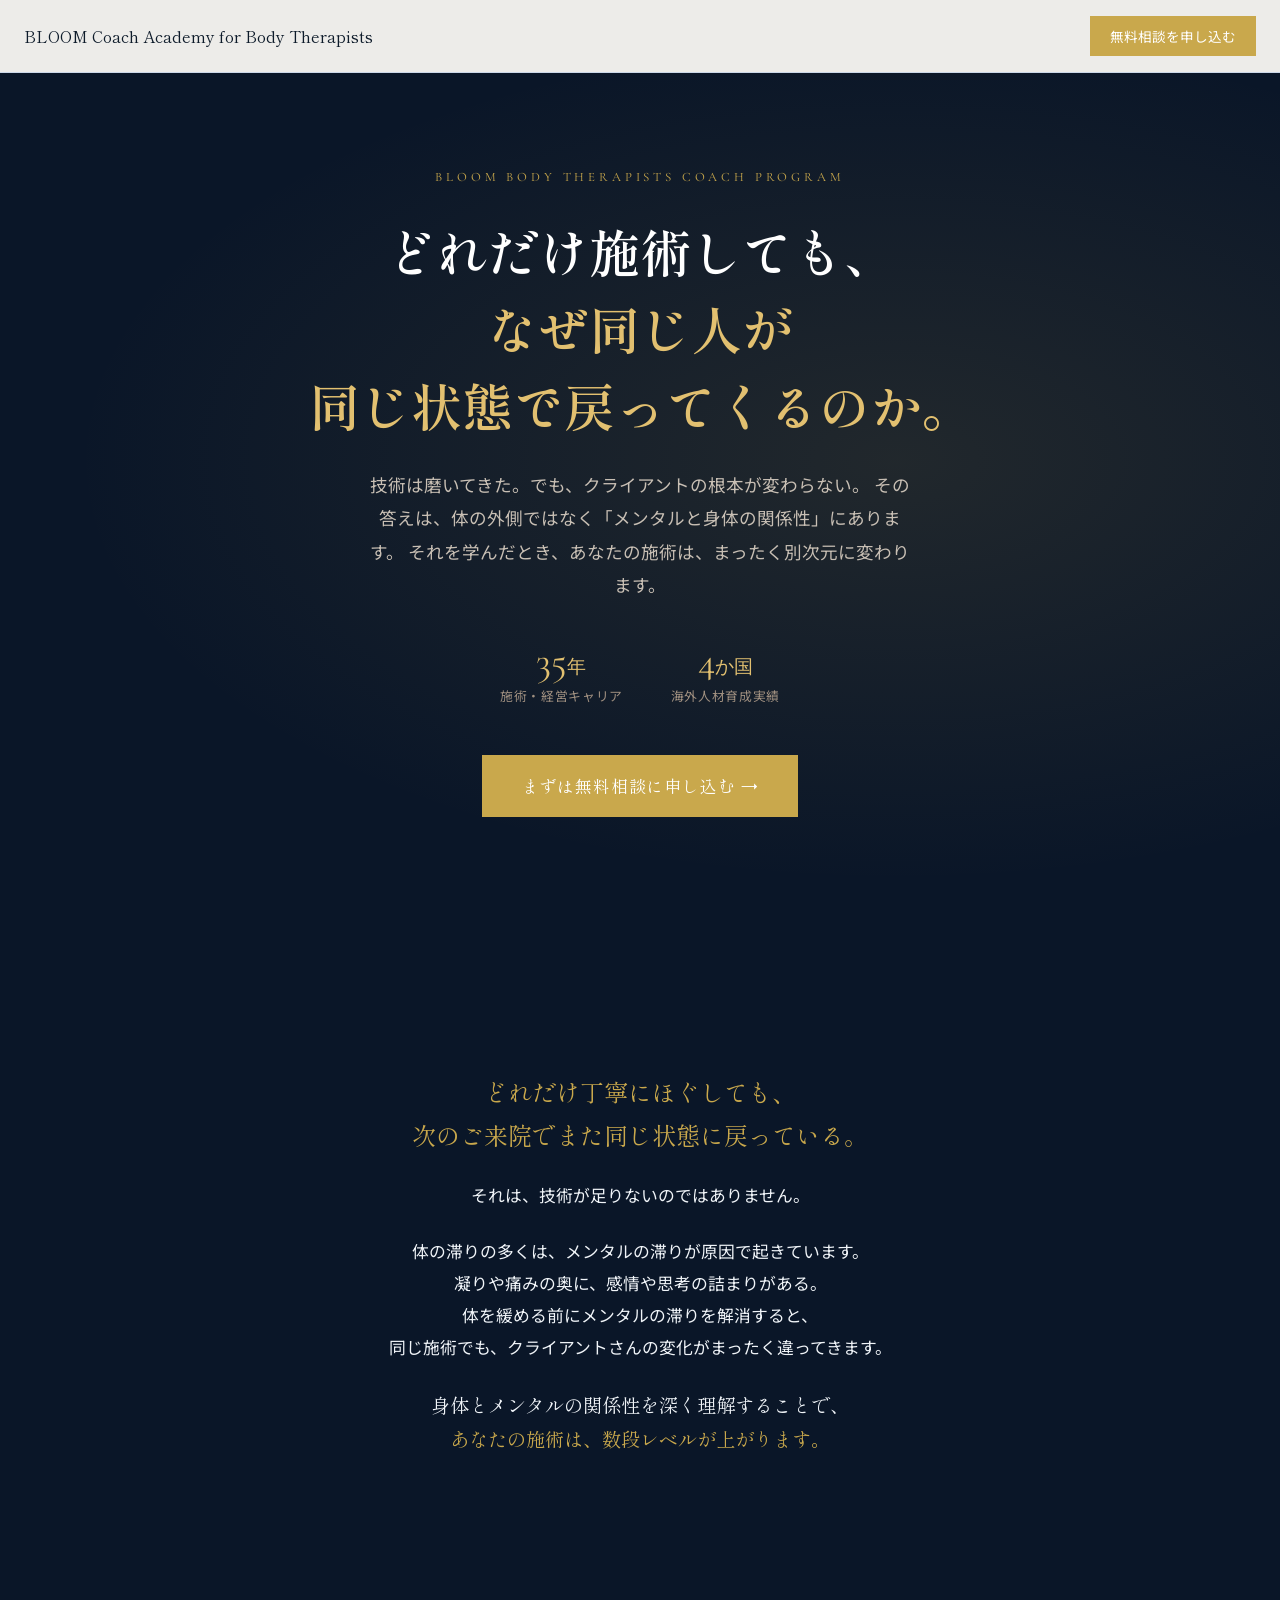
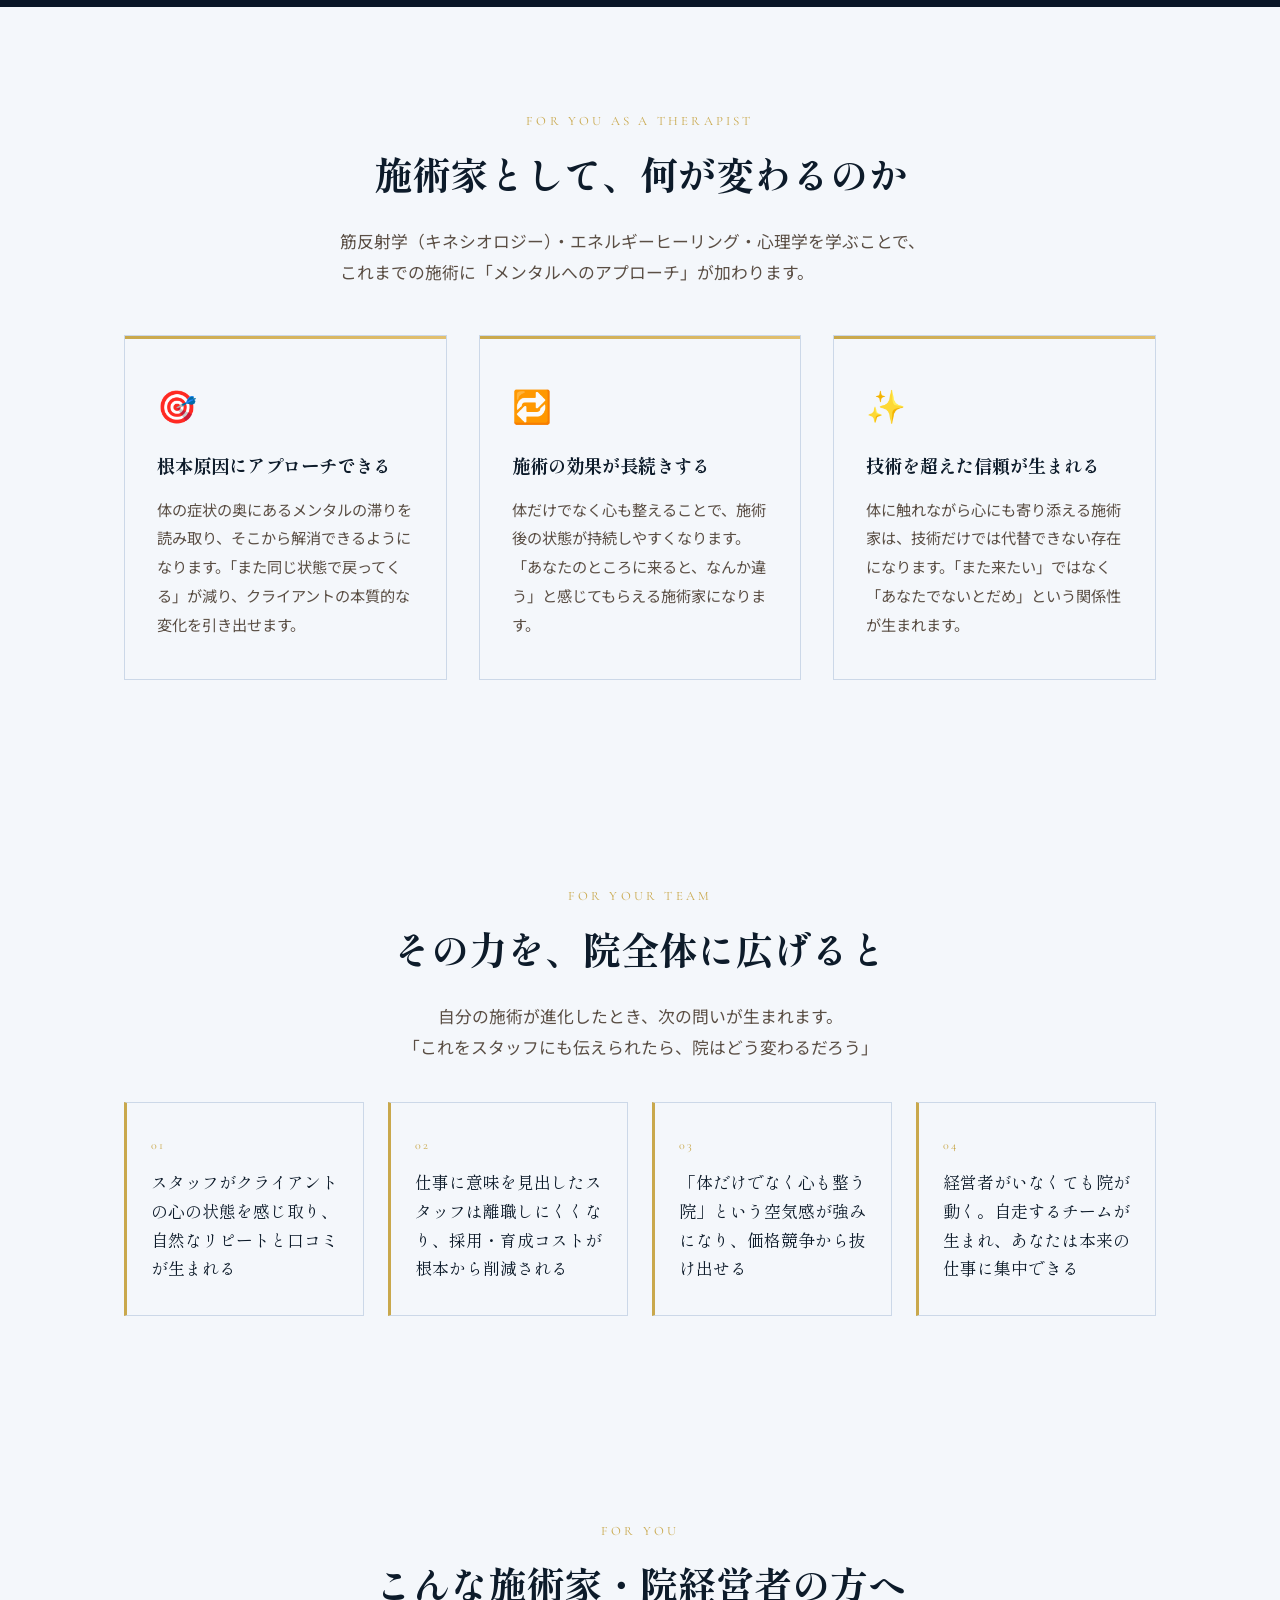
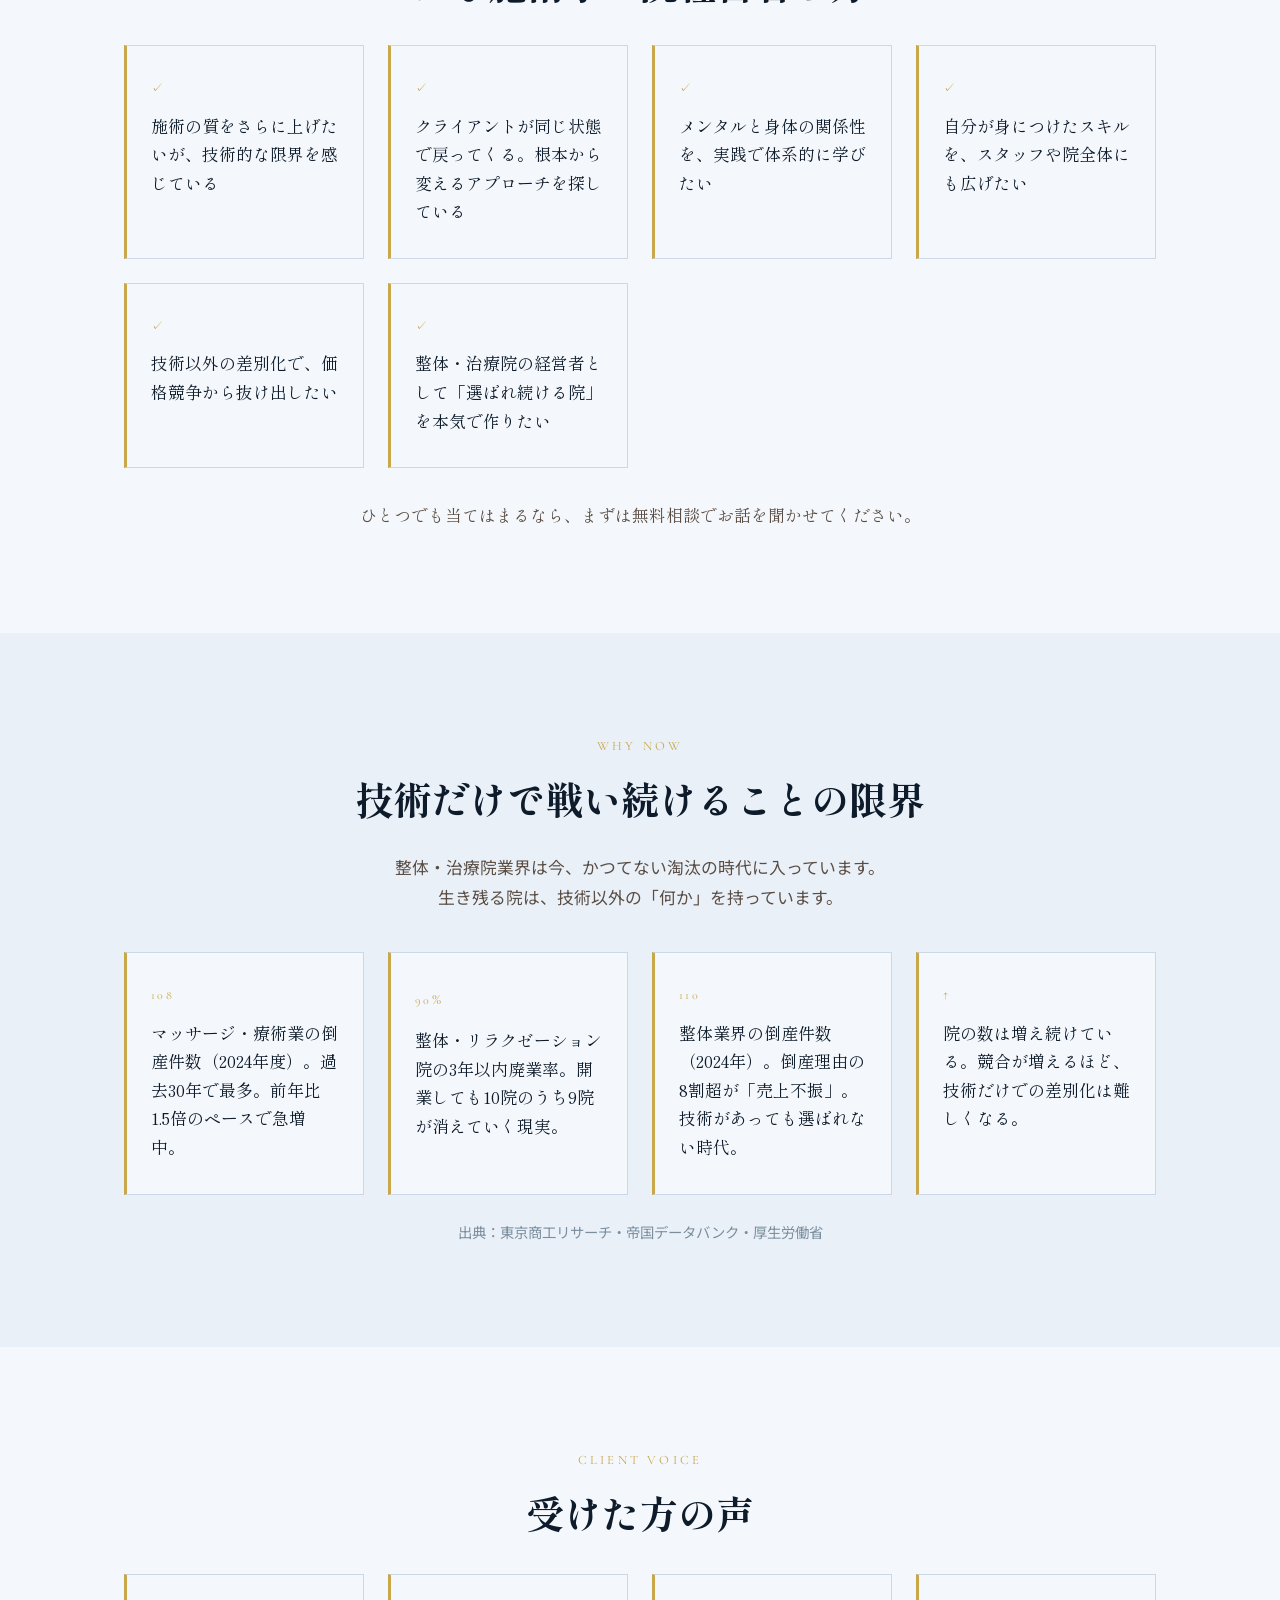
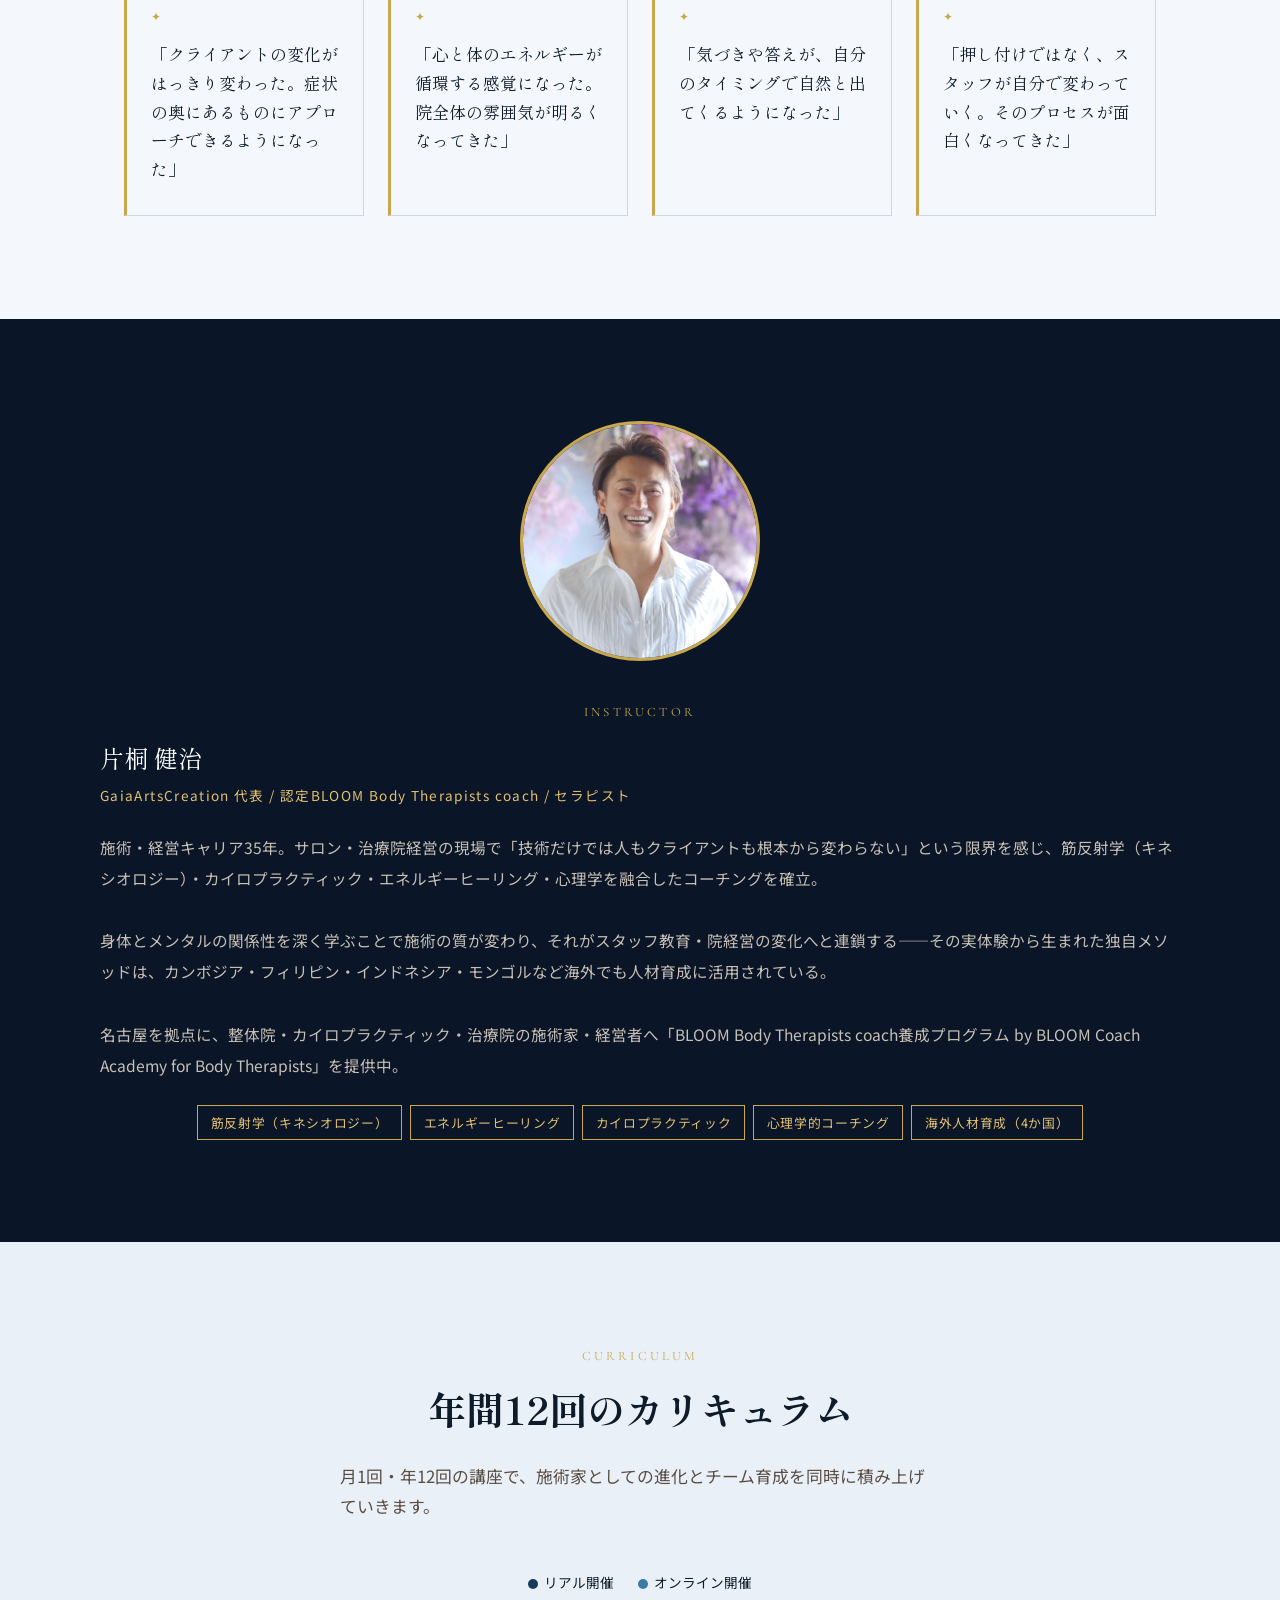
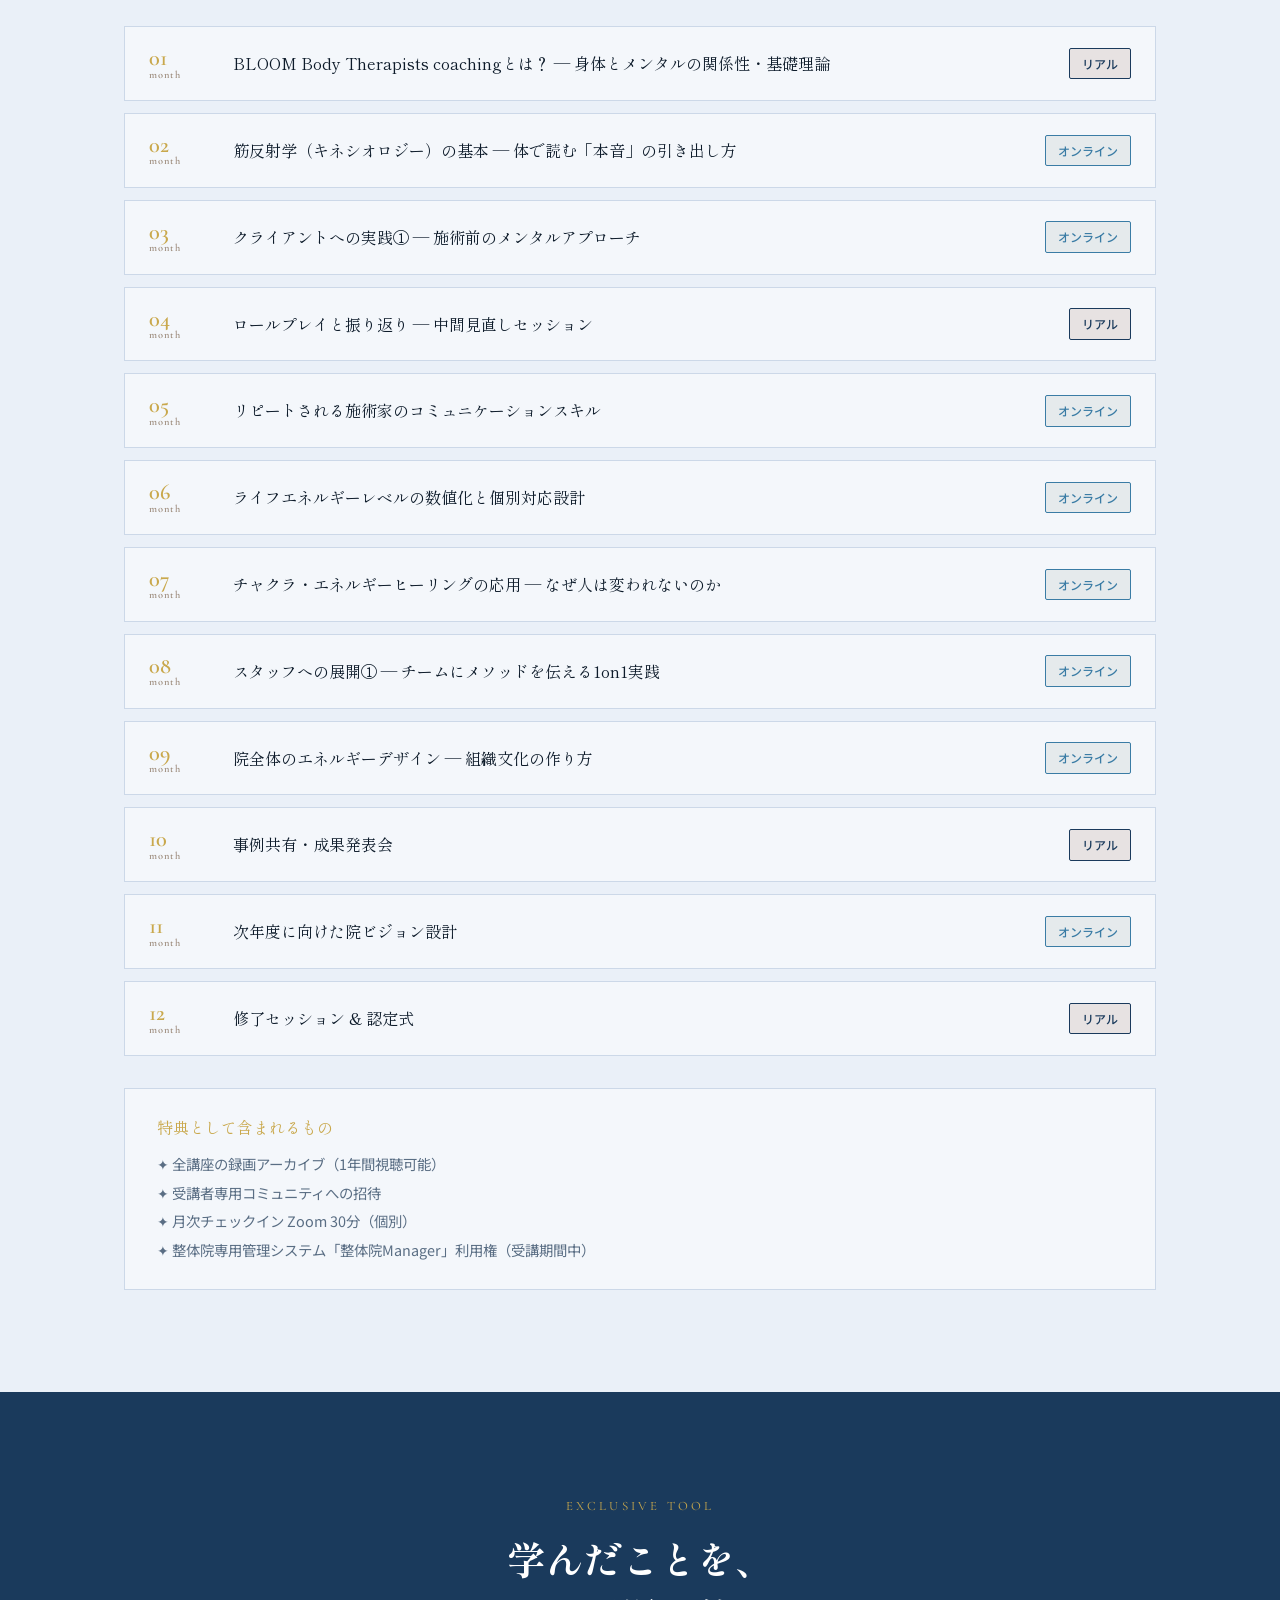
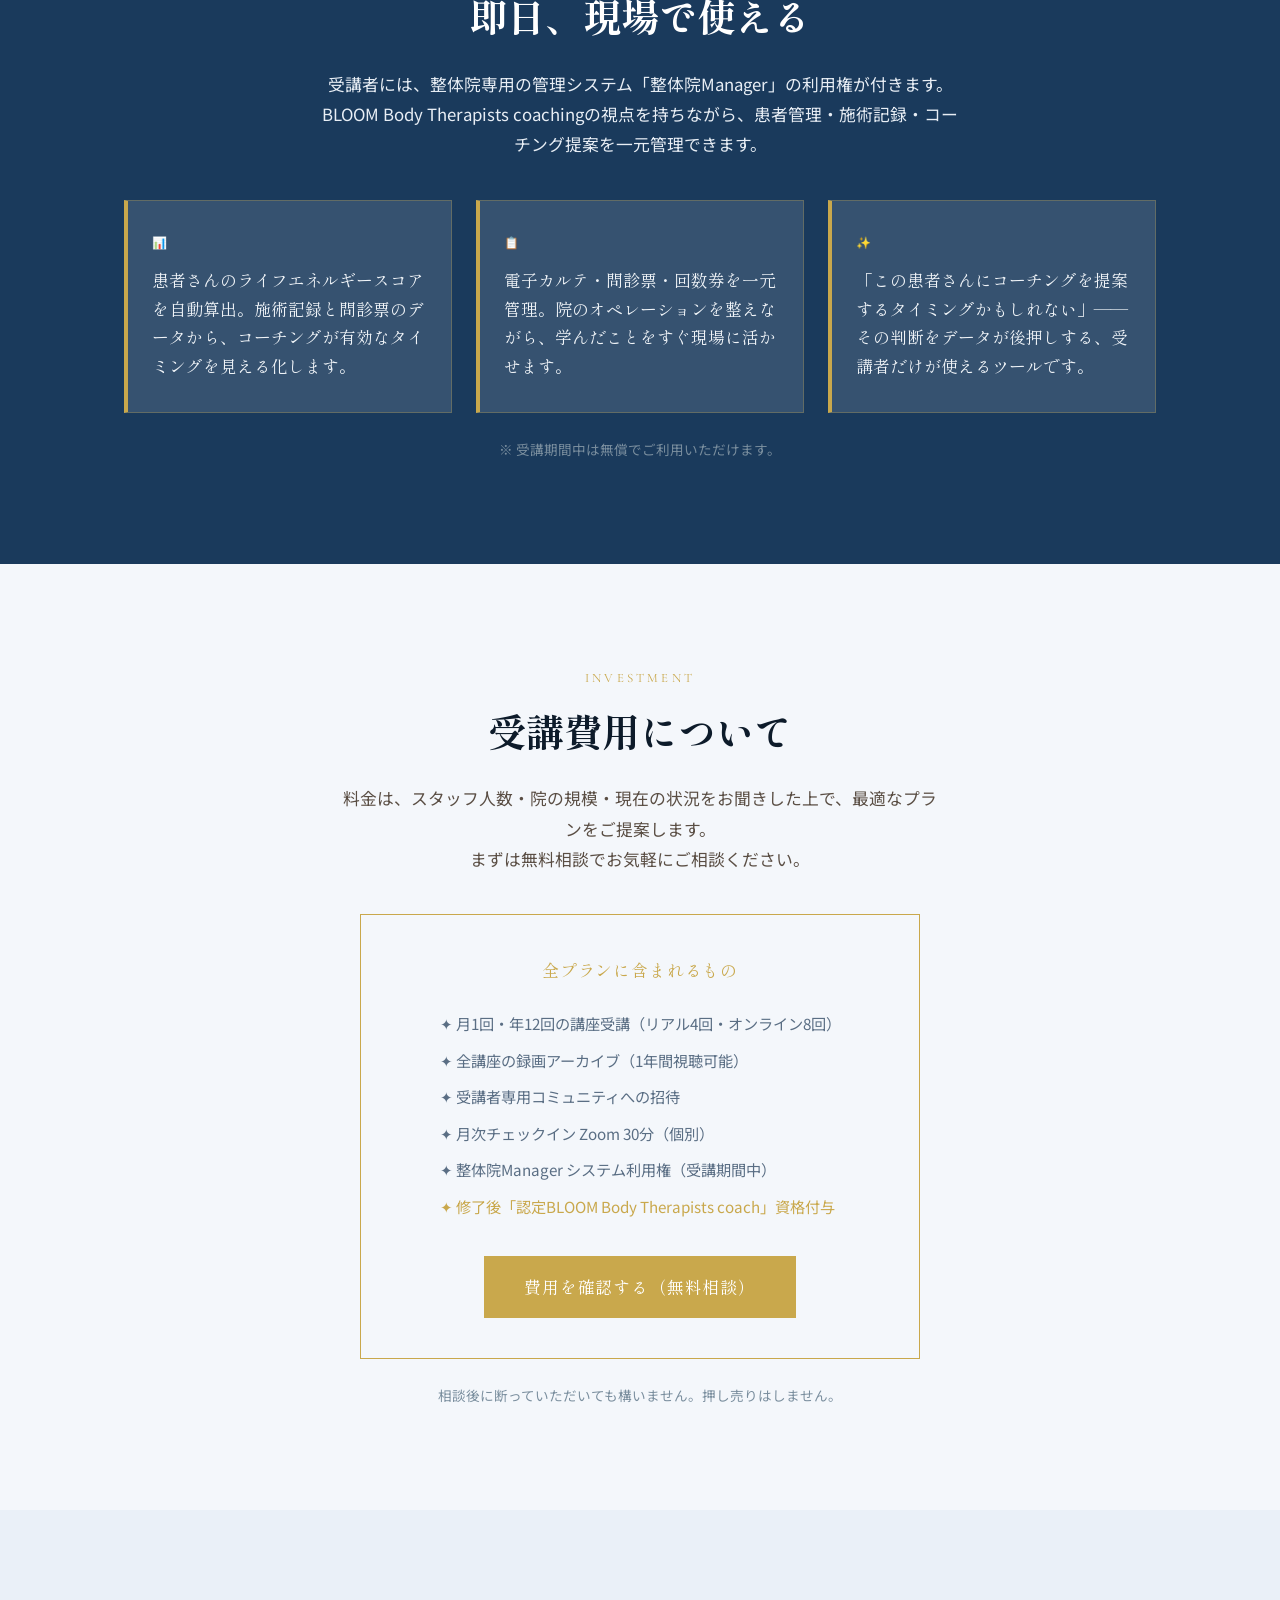
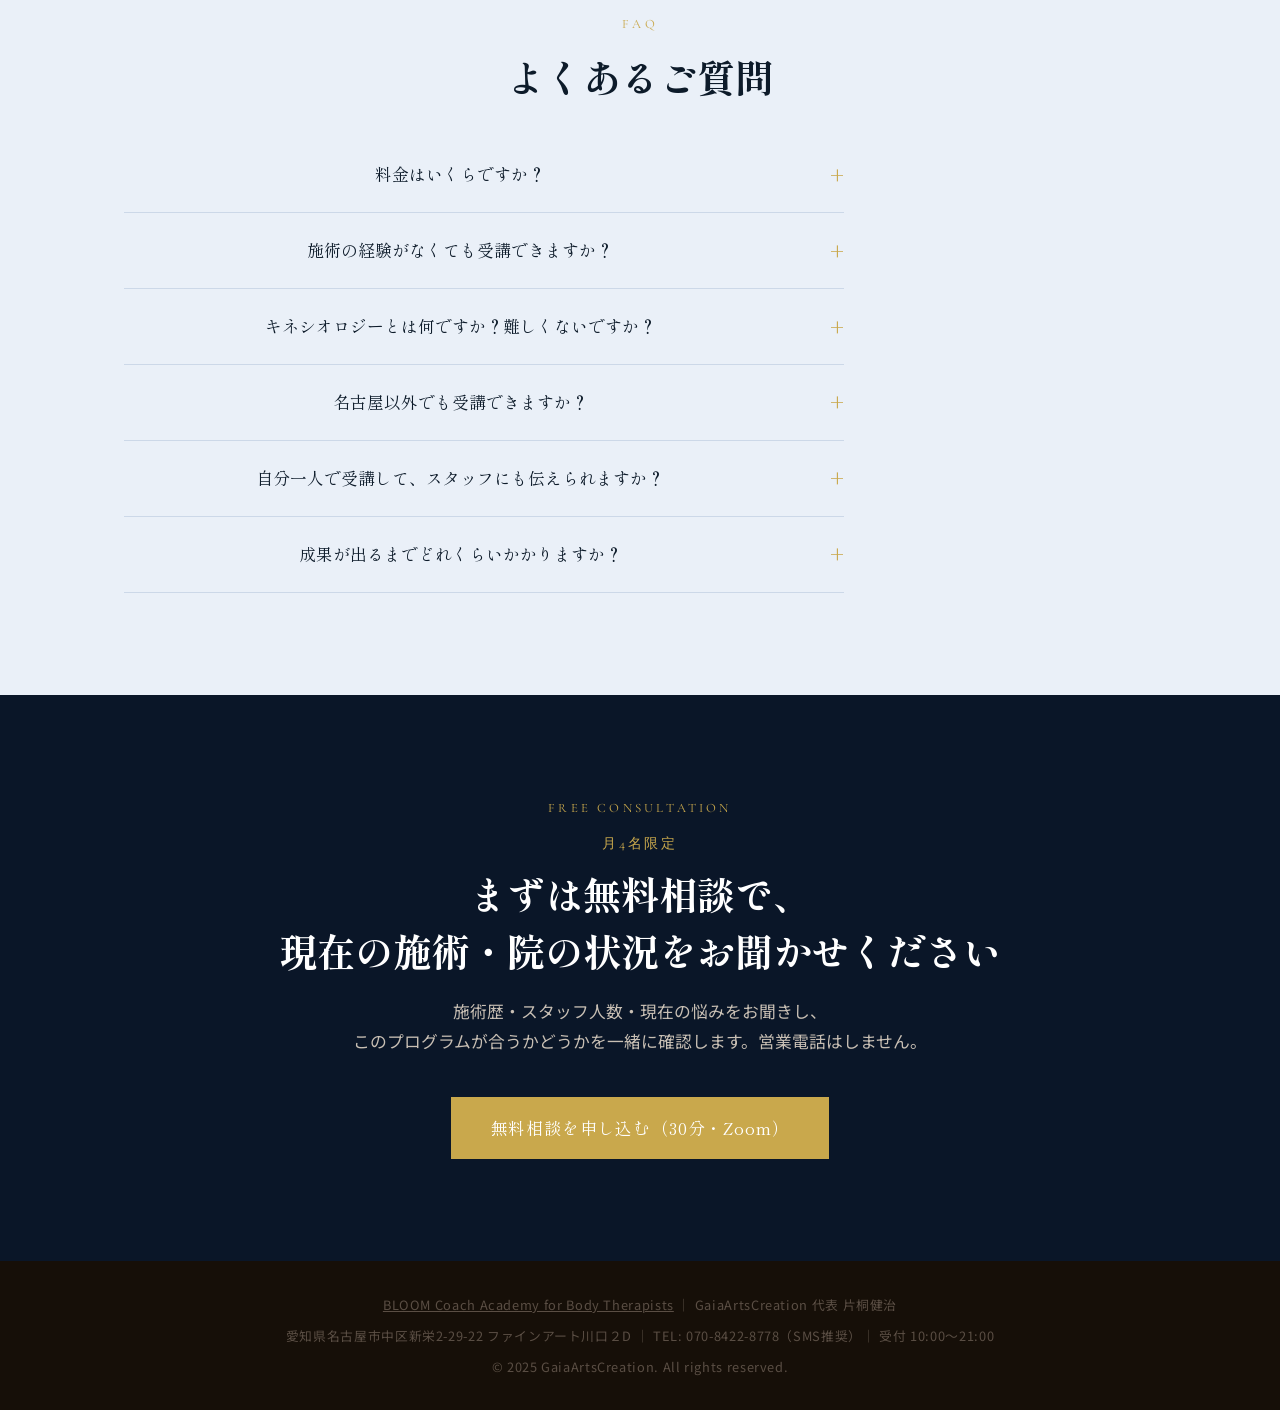
<file: index.html>
<!DOCTYPE html>
<html lang="ja">
<head>
  <meta charset="UTF-8" />
  <meta name="viewport" content="width=device-width, initial-scale=1.0" />
  <title>BLOOM Body Therapists coach Program | 片桐健治 × BLOOM Coach Academy</title>
  <meta name="description" content="整体・カイロプラクティック・治療院の施術家・経営者へ。体とメンタルの繋がりを学び、施術の質を進化させる。BLOOM Body Therapists coach Programで根本から変わる院を作る。無料相談受付中。" />

  <!-- OGP -->
  <meta property="og:type" content="website" />
  <meta property="og:title" content="BLOOM Body Therapists coach Program | 片桐健治 × BLOOM Coach Academy" />
  <meta property="og:description" content="整体・カイロプラクティック・治療院の施術家・経営者へ。体とメンタルの繋がりを学び、施術の質を進化させる。BLOOM Body Therapists coach Programで根本から変わる院を作る。無料相談受付中。" />
  <meta property="og:image" content="https://life-energy-coaching.net/body/images/ogp.png" />
  <meta property="og:url" content="https://life-energy-coaching.net/body/" />
  <meta property="og:site_name" content="BLOOM Coach Academy for Body Therapists" />
  <meta name="twitter:card" content="summary_large_image" />
  <meta name="twitter:image" content="https://life-energy-coaching.net/body/images/ogp.png" />

  <!-- Google Fonts -->
  <link rel="preconnect" href="https://fonts.googleapis.com" />
  <link rel="preconnect" href="https://fonts.gstatic.com" crossorigin />
  <link href="https://fonts.googleapis.com/css2?family=Cormorant+Garamond:wght@400;600&family=Noto+Sans+JP:wght@400;500&family=Shippori+Mincho:wght@400;600;800&display=swap" rel="stylesheet" />

  <link rel="stylesheet" href="css/style.css" />
</head>
<body>

  <!-- ナビゲーション -->
  <nav class="site-nav">
    <a class="nav-logo" href="http://life-energy-coaching.net">BLOOM Coach Academy for Body Therapists</a>
    <a class="nav-cta" href="#cta">無料相談を申し込む</a>
  </nav>

  <!-- ===== HERO ===== -->
  <section class="hero">
    <div class="hero-inner">
      <p class="hero-label">BLOOM Body Therapists coach Program</p>
      <h1 class="hero-title">
        どれだけ施術しても、<br />
        <em>なぜ同じ人が<br />同じ状態で戻ってくるのか。</em>
      </h1>
      <p class="hero-sub">
        技術は磨いてきた。でも、クライアントの根本が変わらない。
        その答えは、体の外側ではなく「メンタルと身体の関係性」にあります。
        それを学んだとき、あなたの施術は、まったく別次元に変わります。
      </p>
      <div class="hero-stats">
        <div class="stat">
          <span class="stat-num">35<span style="font-size:1.2rem">年</span></span>
          <span class="stat-label">施術・経営キャリア</span>
        </div>
        <div class="stat">
          <span class="stat-num">4<span style="font-size:1.2rem">か国</span></span>
          <span class="stat-label">海外人材育成実績</span>
        </div>
      </div>
      <a href="#cta" class="btn-primary">まずは無料相談に申し込む →</a>
    </div>
  </section>

  <!-- ===== INSIGHT（なぜ起きるか） ===== -->
  <section class="problem" style="background: var(--deep); color: white;">
    <div class="container">
      <div style="max-width: 680px; margin: 0 auto; padding: 3rem 1rem; text-align: center;">
        <p style="font-family: var(--font-serif); font-size: 1.5rem; color: var(--gold); line-height: 1.8; margin-bottom: 1.5rem;">
          どれだけ丁寧にほぐしても、<br class="desktop-br" />
          次のご来院でまた同じ状態に戻っている。
        </p>
        <p style="font-size: 1.05rem; color: #f0f4f8; line-height: 1.9; margin-bottom: 1.5rem;">
          それは、技術が足りないのではありません。
        </p>
        <p style="font-size: 1.05rem; color: #f0f4f8; line-height: 1.9; margin-bottom: 1.5rem;">
          体の滞りの多くは、メンタルの滞りが原因で起きています。<br class="desktop-br" />
          凝りや痛みの奥に、感情や思考の詰まりがある。<br class="desktop-br" />
          体を緩める前にメンタルの滞りを解消すると、<br class="desktop-br" />
          同じ施術でも、クライアントさんの変化がまったく違ってきます。
        </p>
        <p style="font-family: var(--font-serif); font-size: 1.2rem; color: #f0f4f8; line-height: 1.8;">
          身体とメンタルの関係性を深く理解することで、<br class="desktop-br" />
          <span style="color: var(--gold);">あなたの施術は、数段レベルが上がります。</span>
        </p>
      </div>
    </div>
  </section>

  <!-- ===== TRANSFORMATION（施術家としての進化） ===== -->
  <section class="solution">
    <div class="container">
      <span class="section-label">For You as a Therapist</span>
      <h2 class="section-title">施術家として、何が変わるのか</h2>
      <p class="section-lead">筋反射学（キネシオロジー）・エネルギーヒーリング・心理学を学ぶことで、これまでの施術に「メンタルへのアプローチ」が加わります。</p>
      <div class="solution-grid">
        <div class="solution-card">
          <div class="solution-card__icon">🎯</div>
          <h3 class="solution-card__title">根本原因にアプローチできる</h3>
          <p class="solution-card__body">体の症状の奥にあるメンタルの滞りを読み取り、そこから解消できるようになります。「また同じ状態で戻ってくる」が減り、クライアントの本質的な変化を引き出せます。</p>
        </div>
        <div class="solution-card">
          <div class="solution-card__icon">🔁</div>
          <h3 class="solution-card__title">施術の効果が長続きする</h3>
          <p class="solution-card__body">体だけでなく心も整えることで、施術後の状態が持続しやすくなります。「あなたのところに来ると、なんか違う」と感じてもらえる施術家になります。</p>
        </div>
        <div class="solution-card">
          <div class="solution-card__icon">✨</div>
          <h3 class="solution-card__title">技術を超えた信頼が生まれる</h3>
          <p class="solution-card__body">体に触れながら心にも寄り添える施術家は、技術だけでは代替できない存在になります。「また来たい」ではなく「あなたでないとだめ」という関係性が生まれます。</p>
        </div>
      </div>
    </div>
  </section>

  <!-- ===== SCALE（スタッフへの展開） ===== -->
  <section class="problem" style="background: var(--warm-white);">
    <div class="container">
      <span class="section-label">For Your Team</span>
      <h2 class="section-title">その力を、院全体に広げると</h2>
      <p class="section-lead" style="text-align:center; max-width:640px; margin: 0 auto 2.5rem;">
        自分の施術が進化したとき、次の問いが生まれます。<br class="desktop-br" />
        「これをスタッフにも伝えられたら、院はどう変わるだろう」
      </p>
      <div class="problem-grid">
        <div class="problem-card" style="border-left-color: var(--gold);">
          <p class="problem-card__num" style="color: var(--gold);">01</p>
          <p class="problem-card__text">スタッフがクライアントの心の状態を感じ取り、自然なリピートと口コミが生まれる</p>
        </div>
        <div class="problem-card" style="border-left-color: var(--gold);">
          <p class="problem-card__num" style="color: var(--gold);">02</p>
          <p class="problem-card__text">仕事に意味を見出したスタッフは離職しにくくなり、採用・育成コストが根本から削減される</p>
        </div>
        <div class="problem-card" style="border-left-color: var(--gold);">
          <p class="problem-card__num" style="color: var(--gold);">03</p>
          <p class="problem-card__text">「体だけでなく心も整う院」という空気感が強みになり、価格競争から抜け出せる</p>
        </div>
        <div class="problem-card" style="border-left-color: var(--gold);">
          <p class="problem-card__num" style="color: var(--gold);">04</p>
          <p class="problem-card__text">経営者がいなくても院が動く。自走するチームが生まれ、あなたは本来の仕事に集中できる</p>
        </div>
      </div>
    </div>
  </section>

  <!-- ===== FOR YOU ===== -->
  <section class="problem" style="background: var(--warm-white);">
    <div class="container">
      <span class="section-label">For You</span>
      <h2 class="section-title">こんな施術家・院経営者の方へ</h2>
      <div class="problem-grid">
        <div class="problem-card" style="border-left-color: var(--gold);">
          <p class="problem-card__num" style="color: var(--gold);">✓</p>
          <p class="problem-card__text">施術の質をさらに上げたいが、技術的な限界を感じている</p>
        </div>
        <div class="problem-card" style="border-left-color: var(--gold);">
          <p class="problem-card__num" style="color: var(--gold);">✓</p>
          <p class="problem-card__text">クライアントが同じ状態で戻ってくる。根本から変えるアプローチを探している</p>
        </div>
        <div class="problem-card" style="border-left-color: var(--gold);">
          <p class="problem-card__num" style="color: var(--gold);">✓</p>
          <p class="problem-card__text">メンタルと身体の関係性を、実践で体系的に学びたい</p>
        </div>
        <div class="problem-card" style="border-left-color: var(--gold);">
          <p class="problem-card__num" style="color: var(--gold);">✓</p>
          <p class="problem-card__text">自分が身につけたスキルを、スタッフや院全体にも広げたい</p>
        </div>
        <div class="problem-card" style="border-left-color: var(--gold);">
          <p class="problem-card__num" style="color: var(--gold);">✓</p>
          <p class="problem-card__text">技術以外の差別化で、価格競争から抜け出したい</p>
        </div>
        <div class="problem-card" style="border-left-color: var(--gold);">
          <p class="problem-card__num" style="color: var(--gold);">✓</p>
          <p class="problem-card__text">整体・治療院の経営者として「選ばれ続ける院」を本気で作りたい</p>
        </div>
      </div>
      <p style="text-align: center; margin-top: 2rem; font-family: var(--font-serif); font-size: 1.05rem; color: #5a4e44;">
        ひとつでも当てはまるなら、まずは無料相談でお話を聞かせてください。
      </p>
    </div>
  </section>

  <!-- ===== INDUSTRY REALITY（だから今やる必要がある） ===== -->
  <section class="problem">
    <div class="container">
      <span class="section-label">Why Now</span>
      <h2 class="section-title">技術だけで戦い続けることの限界</h2>
      <p class="section-lead" style="text-align:center; max-width:640px; margin: 0 auto 2.5rem;">
        整体・治療院業界は今、かつてない淘汰の時代に入っています。<br class="desktop-br" />
        生き残る院は、技術以外の「何か」を持っています。
      </p>
      <div class="problem-grid">
        <div class="problem-card">
          <p class="problem-card__num">108</p>
          <p class="problem-card__text">マッサージ・療術業の倒産件数（2024年度）。過去30年で最多。前年比1.5倍のペースで急増中。</p>
        </div>
        <div class="problem-card">
          <p class="problem-card__num">90<span style="font-size:1rem">%</span></p>
          <p class="problem-card__text">整体・リラクゼーション院の3年以内廃業率。開業しても10院のうち9院が消えていく現実。</p>
        </div>
        <div class="problem-card">
          <p class="problem-card__num">110</p>
          <p class="problem-card__text">整体業界の倒産件数（2024年）。倒産理由の8割超が「売上不振」。技術があっても選ばれない時代。</p>
        </div>
        <div class="problem-card">
          <p class="problem-card__num">↑</p>
          <p class="problem-card__text">院の数は増え続けている。競合が増えるほど、技術だけでの差別化は難しくなる。</p>
        </div>
      </div>
      <p style="text-align:center; margin-top:1.5rem; font-size:0.9rem; color:#7a8e9e;">
        出典：東京商工リサーチ・帝国データバンク・厚生労働省
      </p>
    </div>
  </section>

  <!-- ===== VOICE ===== -->
  <section class="problem" style="background: var(--warm-white);">
    <div class="container">
      <span class="section-label">Client Voice</span>
      <h2 class="section-title">受けた方の声</h2>
      <div class="problem-grid">
        <div class="problem-card" style="border-left-color: var(--gold);">
          <p class="problem-card__num" style="color: var(--gold);">✦</p>
          <p class="problem-card__text">「クライアントの変化がはっきり変わった。症状の奥にあるものにアプローチできるようになった」</p>
        </div>
        <div class="problem-card" style="border-left-color: var(--gold);">
          <p class="problem-card__num" style="color: var(--gold);">✦</p>
          <p class="problem-card__text">「心と体のエネルギーが循環する感覚になった。院全体の雰囲気が明るくなってきた」</p>
        </div>
        <div class="problem-card" style="border-left-color: var(--gold);">
          <p class="problem-card__num" style="color: var(--gold);">✦</p>
          <p class="problem-card__text">「気づきや答えが、自分のタイミングで自然と出てくるようになった」</p>
        </div>
        <div class="problem-card" style="border-left-color: var(--gold);">
          <p class="problem-card__num" style="color: var(--gold);">✦</p>
          <p class="problem-card__text">「押し付けではなく、スタッフが自分で変わっていく。そのプロセスが面白くなってきた」</p>
        </div>
      </div>
    </div>
  </section>

  <!-- ===== PROFILE ===== -->
  <section class="profile">
    <div class="profile-inner">
      <div>
        <div class="profile-photo" id="profile-placeholder">
          <img src="images/IMG_8584 2.jpg" alt="片桐健治 プロフィール写真" />
        </div>
      </div>
      <div>
        <span class="section-label">Instructor</span>
        <p class="profile-name" id="profile-name">片桐 健治</p>
        <p class="profile-title">GaiaArtsCreation 代表 / 認定BLOOM Body Therapists coach / セラピスト</p>
        <p class="profile-body">
          施術・経営キャリア35年。サロン・治療院経営の現場で「技術だけでは人もクライアントも根本から変わらない」という限界を感じ、筋反射学（キネシオロジー）・カイロプラクティック・エネルギーヒーリング・心理学を融合したコーチングを確立。<br /><br />
          身体とメンタルの関係性を深く学ぶことで施術の質が変わり、それがスタッフ教育・院経営の変化へと連鎖する——その実体験から生まれた独自メソッドは、カンボジア・フィリピン・インドネシア・モンゴルなど海外でも人材育成に活用されている。<br /><br />
          名古屋を拠点に、整体院・カイロプラクティック・治療院の施術家・経営者へ「BLOOM Body Therapists coach養成プログラム by BLOOM Coach Academy for Body Therapists」を提供中。
        </p>
        <div class="profile-tags">
          <span class="profile-tag">筋反射学（キネシオロジー）</span>
          <span class="profile-tag">エネルギーヒーリング</span>
          <span class="profile-tag">カイロプラクティック</span>
          <span class="profile-tag">心理学的コーチング</span>
          <span class="profile-tag">海外人材育成（4か国）</span>
        </div>
      </div>
    </div>
  </section>

  <!-- ===== CURRICULUM ===== -->
  <section class="curriculum">
    <div class="container">
      <span class="section-label">Curriculum</span>
      <h2 class="section-title">年間12回のカリキュラム</h2>
      <p class="section-lead">月1回・年12回の講座で、施術家としての進化とチーム育成を同時に積み上げていきます。</p>
      <div class="curriculum-legend">
        <span><span class="legend-dot" style="background:var(--rust)"></span>リアル開催</span>
        <span><span class="legend-dot" style="background:var(--sage)"></span>オンライン開催</span>
      </div>
      <div class="curriculum-grid">
        <div class="curriculum-item">
          <div class="curriculum-num">01<span>month</span></div>
          <div class="curriculum-title">BLOOM Body Therapists coachingとは？ — 身体とメンタルの関係性・基礎理論</div>
          <span class="curriculum-badge curriculum-badge--real">リアル</span>
        </div>
        <div class="curriculum-item">
          <div class="curriculum-num">02<span>month</span></div>
          <div class="curriculum-title">筋反射学（キネシオロジー）の基本 — 体で読む「本音」の引き出し方</div>
          <span class="curriculum-badge curriculum-badge--online">オンライン</span>
        </div>
        <div class="curriculum-item">
          <div class="curriculum-num">03<span>month</span></div>
          <div class="curriculum-title">クライアントへの実践① — 施術前のメンタルアプローチ</div>
          <span class="curriculum-badge curriculum-badge--online">オンライン</span>
        </div>
        <div class="curriculum-item">
          <div class="curriculum-num">04<span>month</span></div>
          <div class="curriculum-title">ロールプレイと振り返り — 中間見直しセッション</div>
          <span class="curriculum-badge curriculum-badge--real">リアル</span>
        </div>
        <div class="curriculum-item">
          <div class="curriculum-num">05<span>month</span></div>
          <div class="curriculum-title">リピートされる施術家のコミュニケーションスキル</div>
          <span class="curriculum-badge curriculum-badge--online">オンライン</span>
        </div>
        <div class="curriculum-item">
          <div class="curriculum-num">06<span>month</span></div>
          <div class="curriculum-title">ライフエネルギーレベルの数値化と個別対応設計</div>
          <span class="curriculum-badge curriculum-badge--online">オンライン</span>
        </div>
        <div class="curriculum-item">
          <div class="curriculum-num">07<span>month</span></div>
          <div class="curriculum-title">チャクラ・エネルギーヒーリングの応用 — なぜ人は変われないのか</div>
          <span class="curriculum-badge curriculum-badge--online">オンライン</span>
        </div>
        <div class="curriculum-item">
          <div class="curriculum-num">08<span>month</span></div>
          <div class="curriculum-title">スタッフへの展開① — チームにメソッドを伝える1on1実践</div>
          <span class="curriculum-badge curriculum-badge--online">オンライン</span>
        </div>
        <div class="curriculum-item">
          <div class="curriculum-num">09<span>month</span></div>
          <div class="curriculum-title">院全体のエネルギーデザイン — 組織文化の作り方</div>
          <span class="curriculum-badge curriculum-badge--online">オンライン</span>
        </div>
        <div class="curriculum-item">
          <div class="curriculum-num">10<span>month</span></div>
          <div class="curriculum-title">事例共有・成果発表会</div>
          <span class="curriculum-badge curriculum-badge--real">リアル</span>
        </div>
        <div class="curriculum-item">
          <div class="curriculum-num">11<span>month</span></div>
          <div class="curriculum-title">次年度に向けた院ビジョン設計</div>
          <span class="curriculum-badge curriculum-badge--online">オンライン</span>
        </div>
        <div class="curriculum-item">
          <div class="curriculum-num">12<span>month</span></div>
          <div class="curriculum-title">修了セッション &amp; 認定式</div>
          <span class="curriculum-badge curriculum-badge--real">リアル</span>
        </div>
      </div>

      <div style="margin-top: 2rem; padding: 1.5rem 2rem; background: var(--warm-white); border: 1px solid var(--mist);">
        <p style="font-family: var(--font-serif); font-size: 1rem; margin-bottom: 0.5rem; color: var(--gold);">特典として含まれるもの</p>
        <ul style="list-style: none; font-size: 0.9rem; color: #5a6e84; line-height: 2; text-align: left; display: inline-block;">
          <li>✦ 全講座の録画アーカイブ（1年間視聴可能）</li>
          <li>✦ 受講者専用コミュニティへの招待</li>
          <li>✦ 月次チェックイン Zoom 30分（個別）</li>
          <li>✦ 整体院専用管理システム「整体院Manager」利用権（受講期間中）</li>
        </ul>
      </div>
    </div>
  </section>

  <!-- ===== TOOL ===== -->
  <section class="problem" style="background: var(--rust); color: white;">
    <div class="container">
      <span class="section-label" style="color: var(--gold);">Exclusive Tool</span>
      <h2 class="section-title" style="color: #ffffff;">学んだことを、<br class="desktop-br" />即日、現場で使える</h2>
      <p class="section-lead" style="text-align:center; max-width:640px; margin: 0 auto 2.5rem; color: #e8eef5;">
        受講者には、整体院専用の管理システム「整体院Manager」の利用権が付きます。<br class="desktop-br" />
        BLOOM Body Therapists coachingの視点を持ちながら、患者管理・施術記録・コーチング提案を一元管理できます。
      </p>
      <div class="problem-grid">
        <div class="problem-card" style="background: rgba(255,255,255,0.12); border-left-color: var(--gold); border: 1px solid rgba(201,168,76,0.3); border-left: 4px solid var(--gold);">
          <p class="problem-card__num" style="color: var(--gold);">📊</p>
          <p class="problem-card__text" style="color: #f0f4f8;">患者さんのライフエネルギースコアを自動算出。施術記録と問診票のデータから、コーチングが有効なタイミングを見える化します。</p>
        </div>
        <div class="problem-card" style="background: rgba(255,255,255,0.12); border-left-color: var(--gold); border: 1px solid rgba(201,168,76,0.3); border-left: 4px solid var(--gold);">
          <p class="problem-card__num" style="color: var(--gold);">📋</p>
          <p class="problem-card__text" style="color: #f0f4f8;">電子カルテ・問診票・回数券を一元管理。院のオペレーションを整えながら、学んだことをすぐ現場に活かせます。</p>
        </div>
        <div class="problem-card" style="background: rgba(255,255,255,0.12); border-left-color: var(--gold); border: 1px solid rgba(201,168,76,0.3); border-left: 4px solid var(--gold);">
          <p class="problem-card__num" style="color: var(--gold);">✨</p>
          <p class="problem-card__text" style="color: #f0f4f8;">「この患者さんにコーチングを提案するタイミングかもしれない」——その判断をデータが後押しする、受講者だけが使えるツールです。</p>
        </div>
      </div>
      <p style="text-align:center; margin-top:1.5rem; font-size:0.85rem; color:#7a8e9e;">
        ※ 受講期間中は無償でご利用いただけます。
      </p>
    </div>
  </section>

  <!-- ===== INVESTMENT ===== -->
  <section class="pricing" id="pricing">
    <div class="container" style="text-align: center;">
      <span class="section-label">Investment</span>
      <h2 class="section-title">受講費用について</h2>
      <p class="section-lead" style="margin: 0 auto 2.5rem;">
        料金は、スタッフ人数・院の規模・現在の状況をお聞きした上で、最適なプランをご提案します。<br class="desktop-br" />まずは無料相談でお気軽にご相談ください。
      </p>
      <div style="max-width: 560px; margin: 0 auto; padding: 2.5rem 2rem; border: 1px solid var(--gold); background: var(--warm-white);">
        <p style="font-family: var(--font-serif); font-size: 1.05rem; color: var(--gold); margin-bottom: 1.25rem; letter-spacing: 0.05em;">全プランに含まれるもの</p>
        <ul style="list-style: none; font-size: 0.95rem; color: #5a6e84; line-height: 2.4; text-align: left; display: inline-block;">
          <li>✦ 月1回・年12回の講座受講（リアル4回・オンライン8回）</li>
          <li>✦ 全講座の録画アーカイブ（1年間視聴可能）</li>
          <li>✦ 受講者専用コミュニティへの招待</li>
          <li>✦ 月次チェックイン Zoom 30分（個別）</li>
          <li>✦ 整体院Manager システム利用権（受講期間中）</li>
          <li style="color: var(--gold);">✦ 修了後「認定BLOOM Body Therapists coach」資格付与</li>
        </ul>
        <div style="margin-top: 2rem;">
          <a href="https://utage-system.com/p/6cCaUVl8emeO" class="btn-primary">費用を確認する（無料相談）</a>
        </div>
      </div>
      <p style="margin-top: 1.5rem; font-size: 0.85rem; color: #7a8e9e;">
        相談後に断っていただいても構いません。押し売りはしません。
      </p>
    </div>
  </section>

  <!-- ===== FAQ ===== -->
  <section class="faq">
    <div class="container">
      <span class="section-label">FAQ</span>
      <h2 class="section-title">よくあるご質問</h2>
      <div class="faq-list">

        <div class="faq-item">
          <button class="faq-question">料金はいくらですか？</button>
          <div class="faq-answer">スタッフ人数・院の規模・現在の状況によって最適なプランが異なるため、無料相談でヒアリングした上でご案内しています。相談後に断っていただいても構いません。まずはお気軽にお申し込みください。</div>
        </div>

        <div class="faq-item">
          <button class="faq-question">施術の経験がなくても受講できますか？</button>
          <div class="faq-answer">整体・カイロプラクティック・治療院など、体に触れる施術をされている方であれば受講いただけます。すでに体の反応を感じ取る感覚をお持ちの方が、より短期間で習得しやすい内容です。</div>
        </div>

        <div class="faq-item">
          <button class="faq-question">キネシオロジーとは何ですか？難しくないですか？</button>
          <div class="faq-answer">筋反射学（キネシオロジー）は、体の反応を使って潜在意識の状態を読み取る技術です。施術中にお客様の体の緊張・緩みを感じ取っているように、その延長線上で学べます。特別な資格は不要で、講座内で基礎から丁寧にお伝えします。</div>
        </div>

        <div class="faq-item">
          <button class="faq-question">名古屋以外でも受講できますか？</button>
          <div class="faq-answer">オンライン回（年8回）はどこからでも受講可能です。リアル回（年4回）は名古屋開催が基本ですが、受講者のご状況に合わせて調整します。海外での人材育成実績もあるため、遠方の方もお気軽にご相談ください。</div>
        </div>

        <div class="faq-item">
          <button class="faq-question">自分一人で受講して、スタッフにも伝えられますか？</button>
          <div class="faq-answer">はい。カリキュラムの後半はスタッフへの展開を想定した内容になっています。まず自分自身が変化を体感し、その上でスタッフへの伝え方を学びます。経営者お一人からでもご受講いただけます。</div>
        </div>

        <div class="faq-item">
          <button class="faq-question">成果が出るまでどれくらいかかりますか？</button>
          <div class="faq-answer">個人差はありますが、2〜3ヶ月目頃から自分自身の施術への手応えが変わり始める方が多いです。スタッフや院全体への反映は半年〜1年が目安です。「クライアントの変化の質が変わった」という声が早い段階から出やすい点も特徴です。</div>
        </div>

      </div>
    </div>
  </section>

  <!-- ===== CTA ===== -->
  <section class="cta-section" id="cta">
    <div class="container">
      <span class="section-label">Free Consultation</span>
      <p style="font-family: var(--font-en); font-size: 0.85rem; letter-spacing: 0.2em; color: var(--gold); margin-bottom: 0.5rem;">月4名限定</p>
      <h2 class="section-title">まずは無料相談で、<br />現在の施術・院の状況をお聞かせください</h2>
      <p class="cta-lead">
        施術歴・スタッフ人数・現在の悩みをお聞きし、<br class="desktop-br" />
        このプログラムが合うかどうかを一緒に確認します。営業電話はしません。
      </p>
      <a href="https://utage-system.com/p/6cCaUVl8emeO" class="btn-primary">無料相談を申し込む（30分・Zoom）</a>
    </div>
  </section>

  <!-- ===== FOOTER ===== -->
  <footer class="site-footer">
    <p style="margin-bottom: 0.5rem;">
      <a href="http://life-energy-coaching.net" style="color: inherit; text-decoration: underline;">BLOOM Coach Academy for Body Therapists</a>
      ｜ GaiaArtsCreation 代表 片桐健治
    </p>
    <p style="margin-bottom: 0.5rem;">愛知県名古屋市中区新栄2-29-22 ファインアート川口２D ｜ TEL: 070-8422-8778（SMS推奨）｜ 受付 10:00〜21:00</p>
    <p>&copy; 2025 GaiaArtsCreation. All rights reserved.</p>
  </footer>

  <script src="js/main.js"></script>
</body>
</html>
</file>
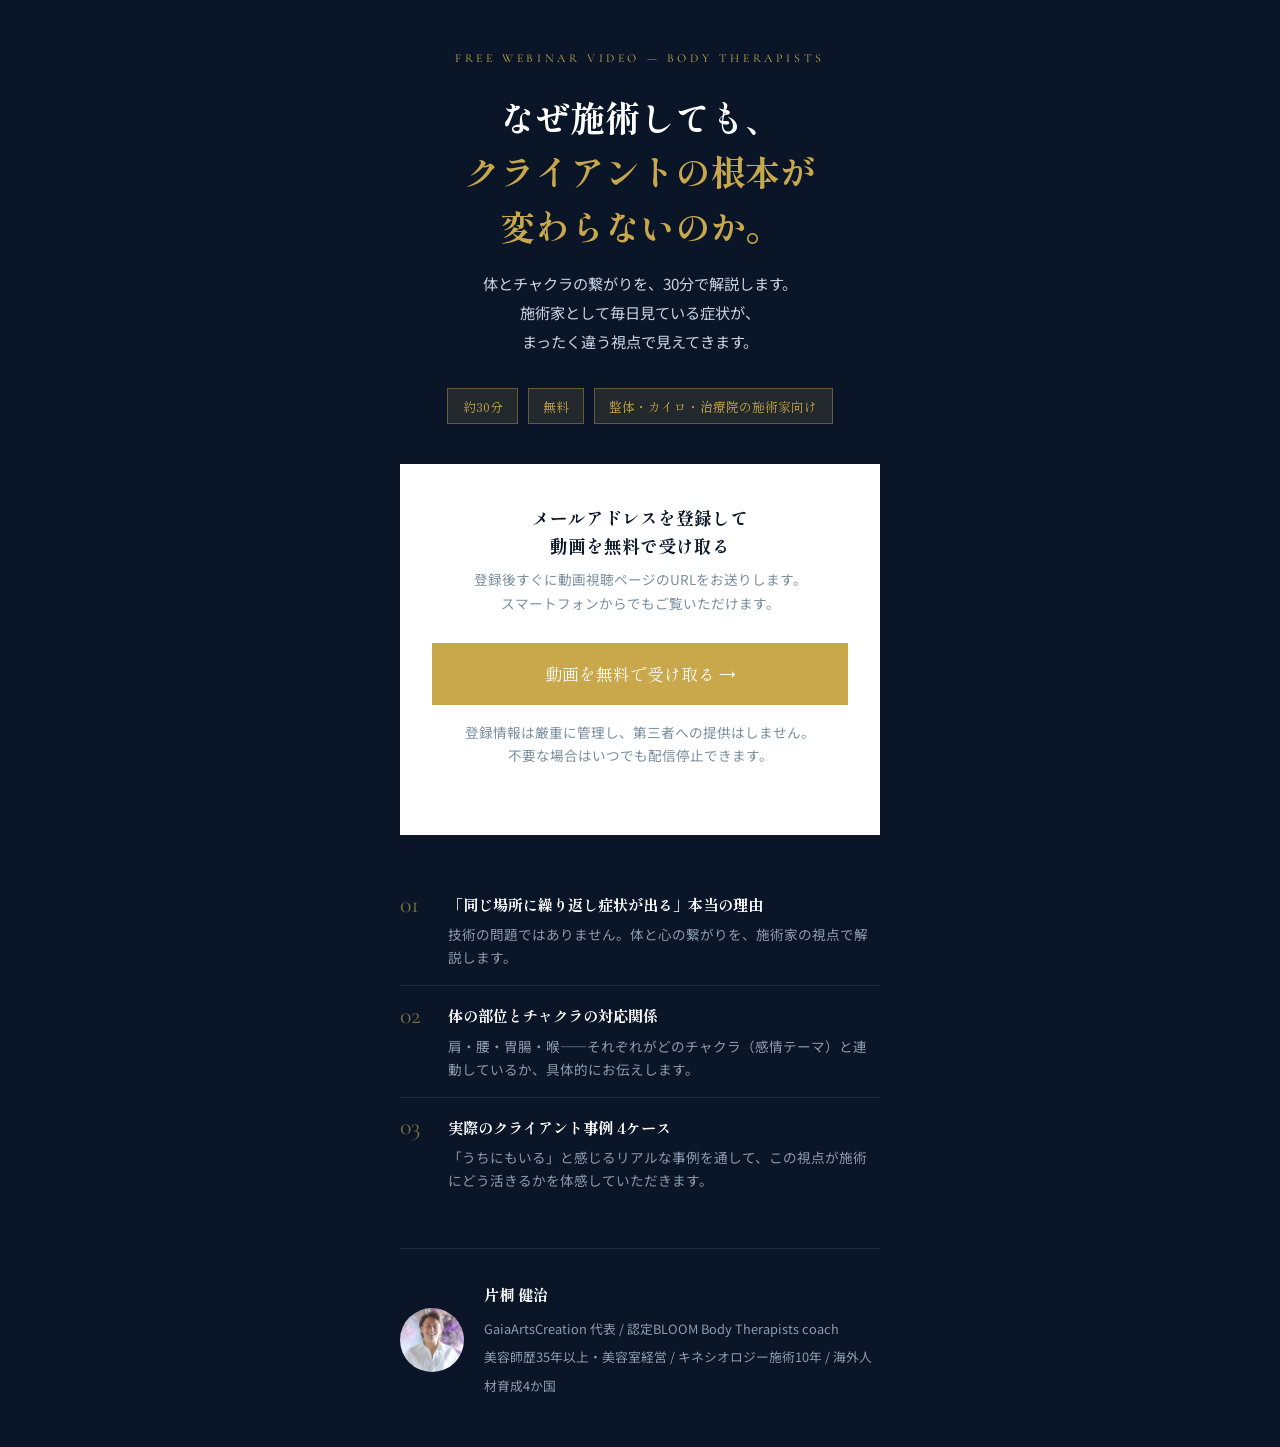
<file: webinar/index.html>
<!DOCTYPE html>
<html lang="ja">
<head>
  <meta charset="UTF-8" />
  <meta name="viewport" content="width=device-width, initial-scale=1.0" />
  <title>【無料動画】なぜ施術しても根本が変わらないのか | 片桐健治</title>
  <meta name="description" content="整体・カイロプラクティック・治療院の施術家へ。体とチャクラの繋がりを30分で解説。無料動画をメールアドレス登録で受け取れます。" />

  <link rel="preconnect" href="https://fonts.googleapis.com" />
  <link rel="preconnect" href="https://fonts.gstatic.com" crossorigin />
  <link href="https://fonts.googleapis.com/css2?family=Cormorant+Garamond:wght@400;600&family=Noto+Sans+JP:wght@400;500&family=Shippori+Mincho:wght@400;600;800&display=swap" rel="stylesheet" />
  <link rel="stylesheet" href="../css/style.css" />

  <style>
    body { background: var(--deep, #0a1628); }

    .gate-wrap {
      min-height: 100vh;
      display: flex;
      flex-direction: column;
      align-items: center;
      justify-content: center;
      padding: 3rem 1.5rem;
    }

    .gate-label {
      font-family: var(--font-en);
      font-size: 0.75rem;
      letter-spacing: 0.3em;
      color: var(--gold);
      text-transform: uppercase;
      margin-bottom: 1.25rem;
      display: block;
      text-align: center;
    }

    .gate-title {
      font-family: var(--font-serif);
      font-size: clamp(1.5rem, 4vw, 2.2rem);
      color: #fff;
      line-height: 1.55;
      text-align: center;
      max-width: 620px;
      margin: 0 auto 1rem;
    }

    .gate-title em { color: var(--gold); font-style: normal; }

    .gate-sub {
      font-size: 0.95rem;
      color: #c8d2e1;
      text-align: center;
      line-height: 1.9;
      max-width: 500px;
      margin: 0 auto 2rem;
    }

    .gate-badges {
      display: flex;
      flex-wrap: wrap;
      justify-content: center;
      gap: 0.6rem;
      margin-bottom: 2.5rem;
    }

    .gate-badge {
      background: rgba(201,168,76,0.12);
      border: 1px solid rgba(201,168,76,0.4);
      color: var(--gold);
      font-size: 0.8rem;
      padding: 0.35rem 0.9rem;
      font-family: var(--font-serif);
    }

    .gate-card {
      background: #fff;
      max-width: 480px;
      width: 100%;
      padding: 2.5rem 2rem;
      margin: 0 auto;
    }

    .gate-card h2 {
      font-family: var(--font-serif);
      font-size: 1.1rem;
      color: #0a1628;
      text-align: center;
      margin-bottom: 0.5rem;
      line-height: 1.6;
    }

    .gate-card p {
      font-size: 0.85rem;
      color: #7a8e9e;
      text-align: center;
      margin-bottom: 1.75rem;
      line-height: 1.7;
    }

    /* UTAGEフォームの上書きスタイル */
    .gate-card input[type="email"],
    .gate-card input[type="text"] {
      width: 100%;
      padding: 0.85rem 1rem;
      border: 1px solid #ccd8e8;
      font-size: 1rem;
      font-family: var(--font-sans);
      margin-bottom: 1rem;
      outline: none;
      transition: border-color 0.2s;
      box-sizing: border-box;
    }

    .gate-card input:focus { border-color: var(--gold); }

    .gate-card .btn-submit {
      display: block;
      width: 100%;
      background: var(--gold);
      color: #fff;
      font-family: var(--font-serif);
      font-size: 1.05rem;
      padding: 1rem;
      border: none;
      cursor: pointer;
      text-align: center;
      text-decoration: none;
      transition: background 0.2s;
    }

    .gate-card .btn-submit:hover { background: #b8963c; }

    .gate-privacy {
      font-size: 0.75rem;
      color: #7a8e9e;
      text-align: center;
      margin-top: 1rem;
      line-height: 1.7;
    }

    .gate-points {
      max-width: 480px;
      width: 100%;
      margin: 2.5rem auto 0;
    }

    .gate-point {
      display: flex;
      gap: 1rem;
      align-items: flex-start;
      padding: 1rem 0;
      border-bottom: 1px solid rgba(255,255,255,0.08);
    }

    .gate-point:last-child { border-bottom: none; }

    .gate-point-num {
      font-family: var(--font-en);
      font-size: 1.5rem;
      color: var(--gold);
      opacity: 0.6;
      line-height: 1;
      flex-shrink: 0;
      width: 2rem;
      padding-top: 0.1rem;
    }

    .gate-point-body strong {
      display: block;
      font-family: var(--font-serif);
      font-size: 0.95rem;
      color: #fff;
      margin-bottom: 0.3rem;
    }

    .gate-point-body p {
      font-size: 0.85rem;
      color: #8a9ab0;
      line-height: 1.7;
      margin: 0;
    }

    .gate-profile {
      display: flex;
      align-items: center;
      gap: 1.25rem;
      max-width: 480px;
      width: 100%;
      margin: 2.5rem auto 0;
      padding-top: 2rem;
      border-top: 1px solid rgba(255,255,255,0.08);
    }

    .gate-profile img {
      width: 64px;
      height: 64px;
      border-radius: 50%;
      object-fit: cover;
      flex-shrink: 0;
    }

    .gate-profile-text strong {
      display: block;
      font-family: var(--font-serif);
      font-size: 0.95rem;
      color: #fff;
      margin-bottom: 0.25rem;
    }

    .gate-profile-text span {
      font-size: 0.8rem;
      color: #8a9ab0;
      line-height: 1.6;
    }
  </style>
</head>
<body>

  <div class="gate-wrap">

    <span class="gate-label">Free Webinar Video — Body Therapists</span>

    <h1 class="gate-title">
      なぜ施術しても、<br />
      <em>クライアントの根本が<br />変わらないのか。</em>
    </h1>

    <p class="gate-sub">
      体とチャクラの繋がりを、30分で解説します。<br />
      施術家として毎日見ている症状が、<br />
      まったく違う視点で見えてきます。
    </p>

    <div class="gate-badges">
      <span class="gate-badge">約30分</span>
      <span class="gate-badge">無料</span>
      <span class="gate-badge">整体・カイロ・治療院の施術家向け</span>
    </div>

    <!-- ===== 登録ボタン ===== -->
    <div class="gate-card">
      <h2>メールアドレスを登録して<br />動画を無料で受け取る</h2>
      <p>登録後すぐに動画視聴ページのURLをお送りします。<br />スマートフォンからでもご覧いただけます。</p>

      <a
        href="https://utage-system.com/p/dHyIBIwLDIIs"
        class="btn-submit"
        style="display:block; width:100%; padding:1rem; text-align:center; box-sizing:border-box; text-decoration:none;"
      >動画を無料で受け取る →</a>

      <p class="gate-privacy">
        登録情報は厳重に管理し、第三者への提供はしません。<br />
        不要な場合はいつでも配信停止できます。
      </p>
    </div>

    <!-- ===== 動画で学べること ===== -->
    <div class="gate-points">

      <div class="gate-point">
        <span class="gate-point-num">01</span>
        <div class="gate-point-body">
          <strong>「同じ場所に繰り返し症状が出る」本当の理由</strong>
          <p>技術の問題ではありません。体と心の繋がりを、施術家の視点で解説します。</p>
        </div>
      </div>

      <div class="gate-point">
        <span class="gate-point-num">02</span>
        <div class="gate-point-body">
          <strong>体の部位とチャクラの対応関係</strong>
          <p>肩・腰・胃腸・喉——それぞれがどのチャクラ（感情テーマ）と連動しているか、具体的にお伝えします。</p>
        </div>
      </div>

      <div class="gate-point">
        <span class="gate-point-num">03</span>
        <div class="gate-point-body">
          <strong>実際のクライアント事例 4ケース</strong>
          <p>「うちにもいる」と感じるリアルな事例を通して、この視点が施術にどう活きるかを体感していただきます。</p>
        </div>
      </div>

    </div>

    <!-- ===== プロフィール ===== -->
    <div class="gate-profile">
      <img src="../images/IMG_8584 2.jpg" alt="片桐健治" />
      <div class="gate-profile-text">
        <strong>片桐 健治</strong>
        <span>GaiaArtsCreation 代表 / 認定BLOOM Body Therapists coach<br />美容師歴35年以上・美容室経営 / キネシオロジー施術10年 / 海外人材育成4か国</span>
      </div>
    </div>

  </div>

</body>
</html>
</file>
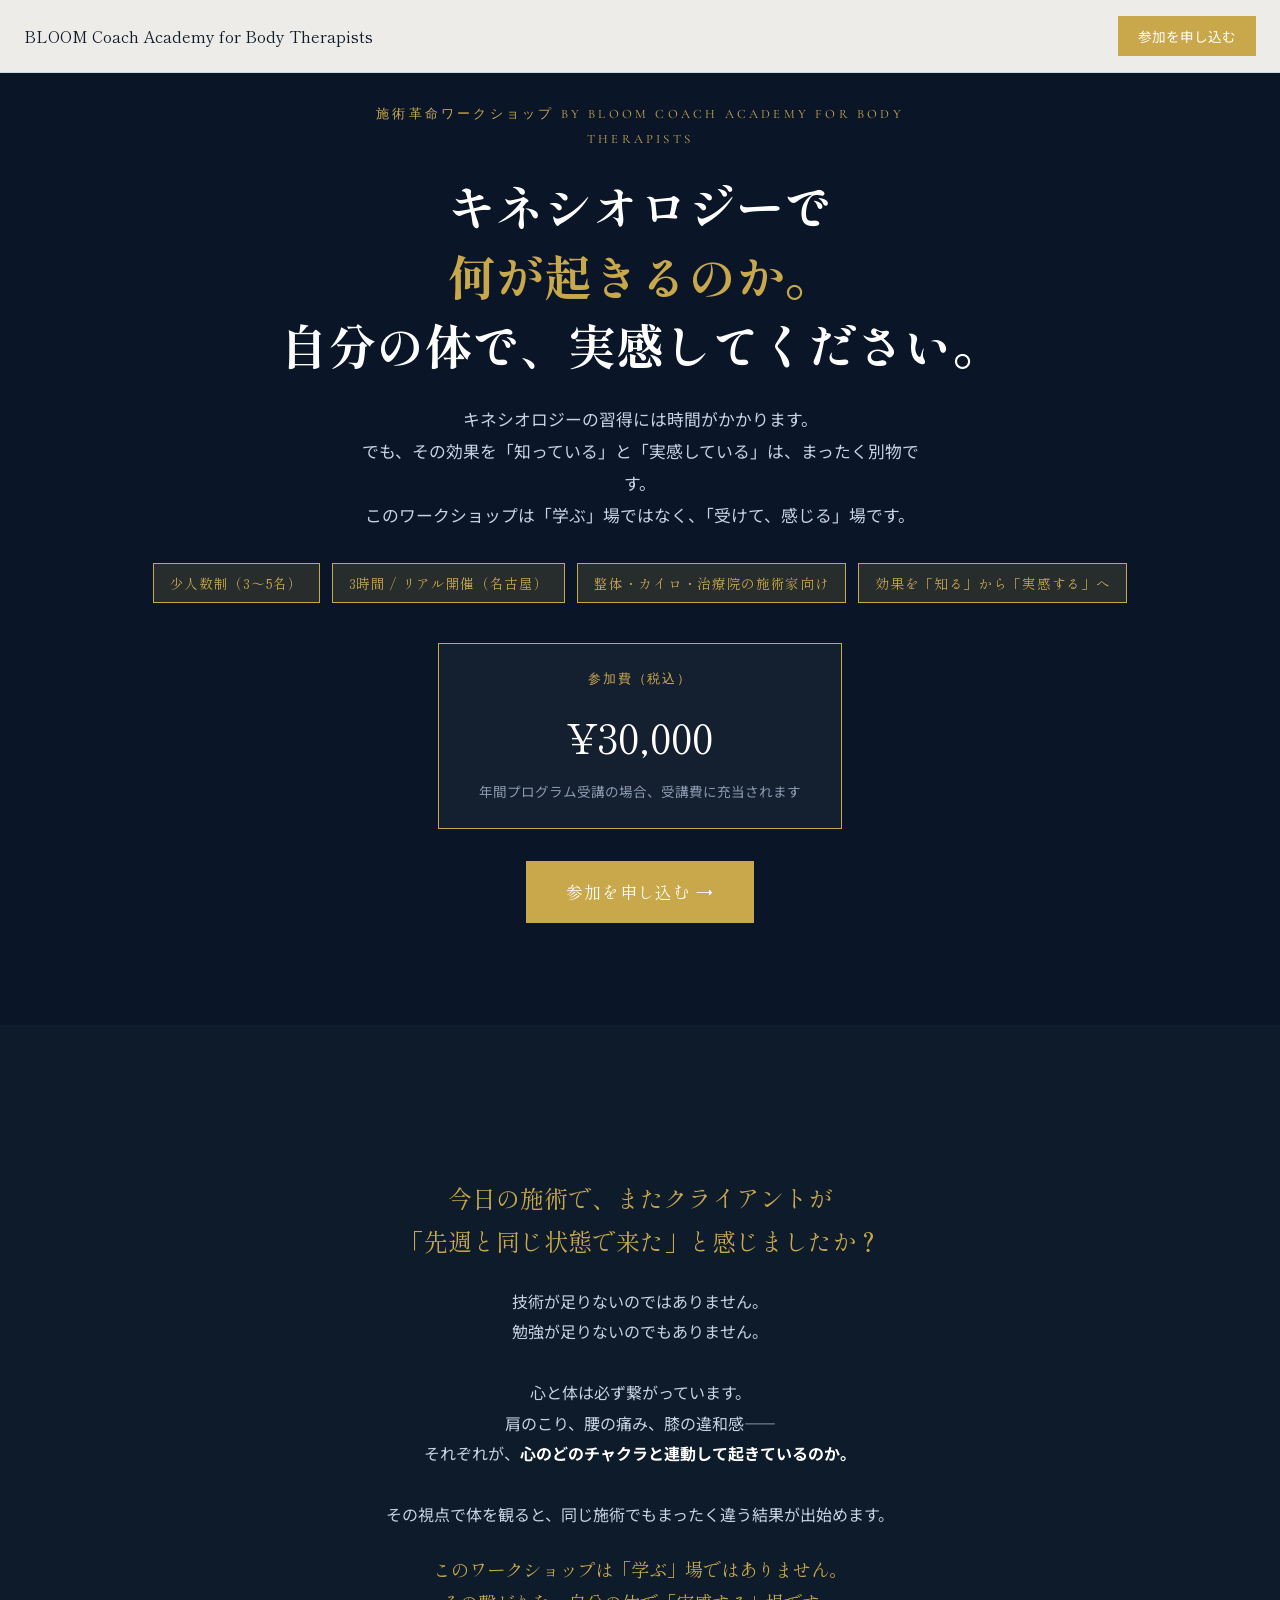
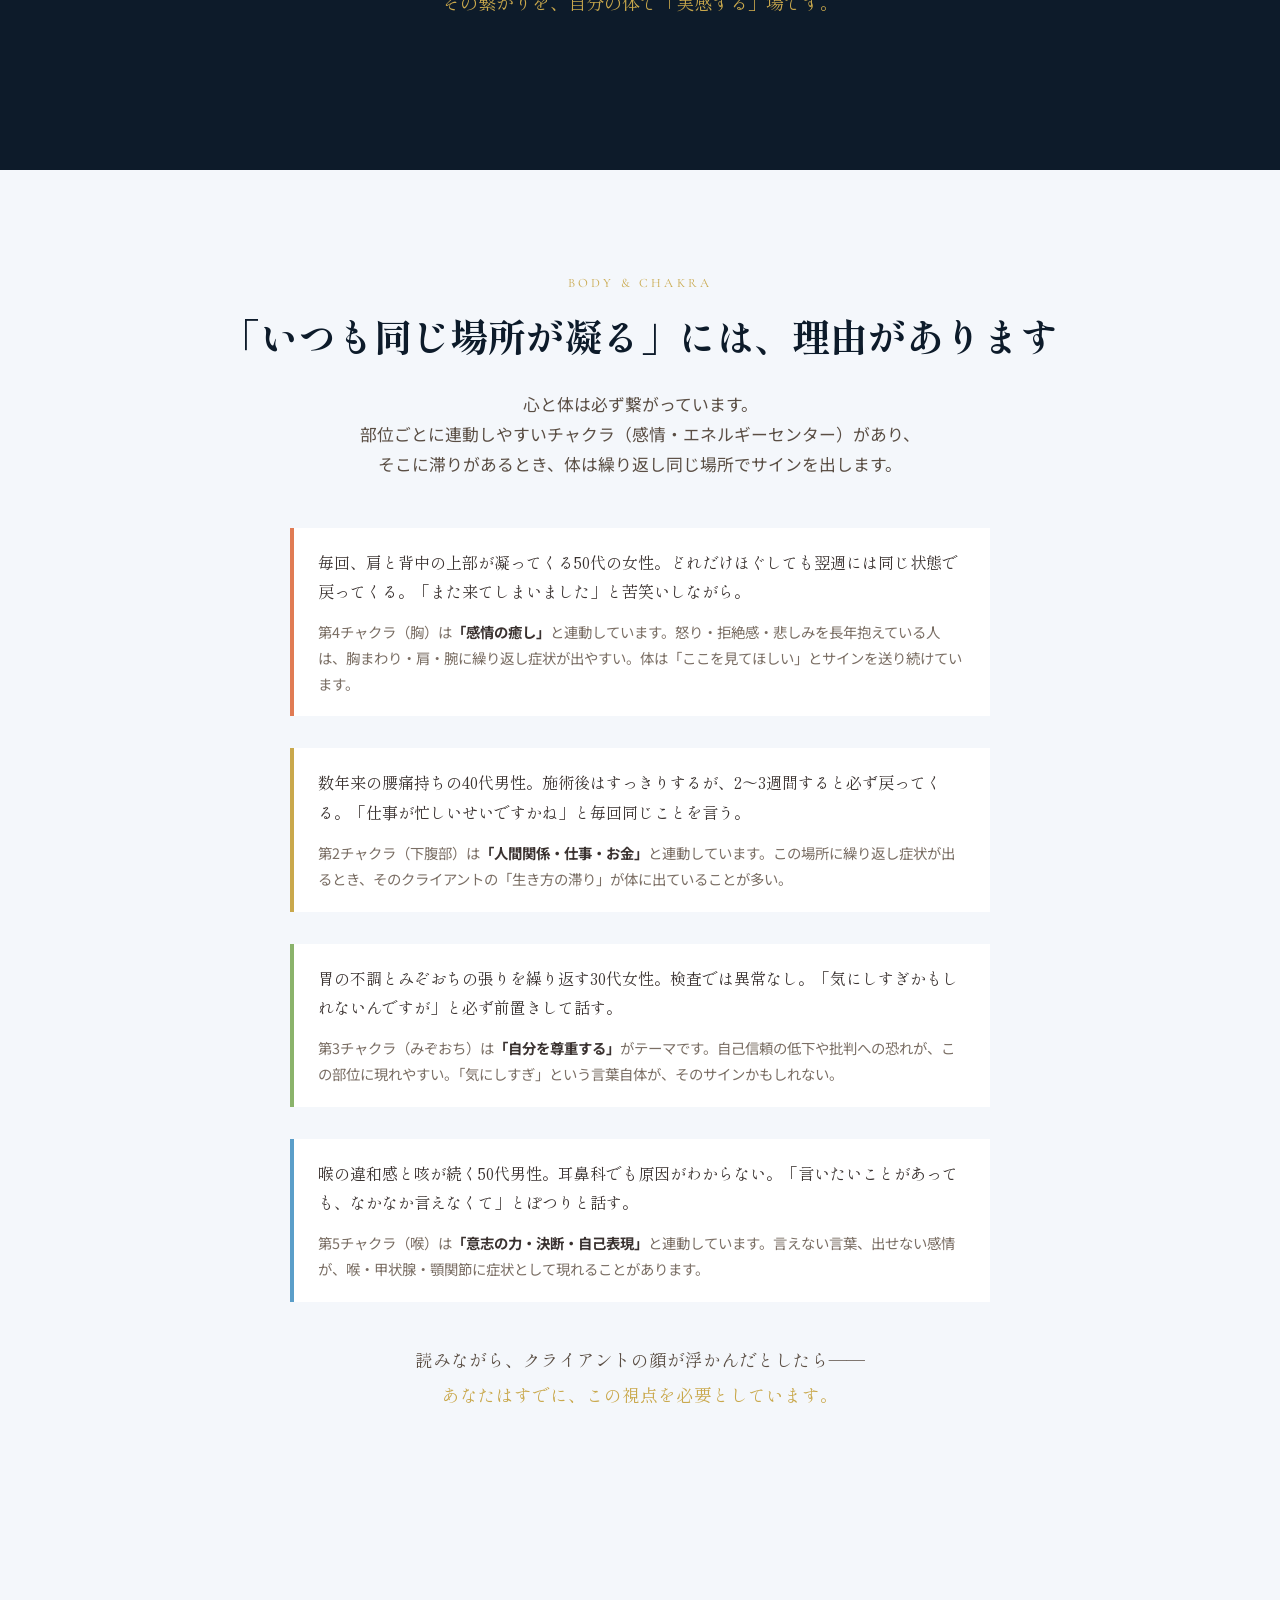
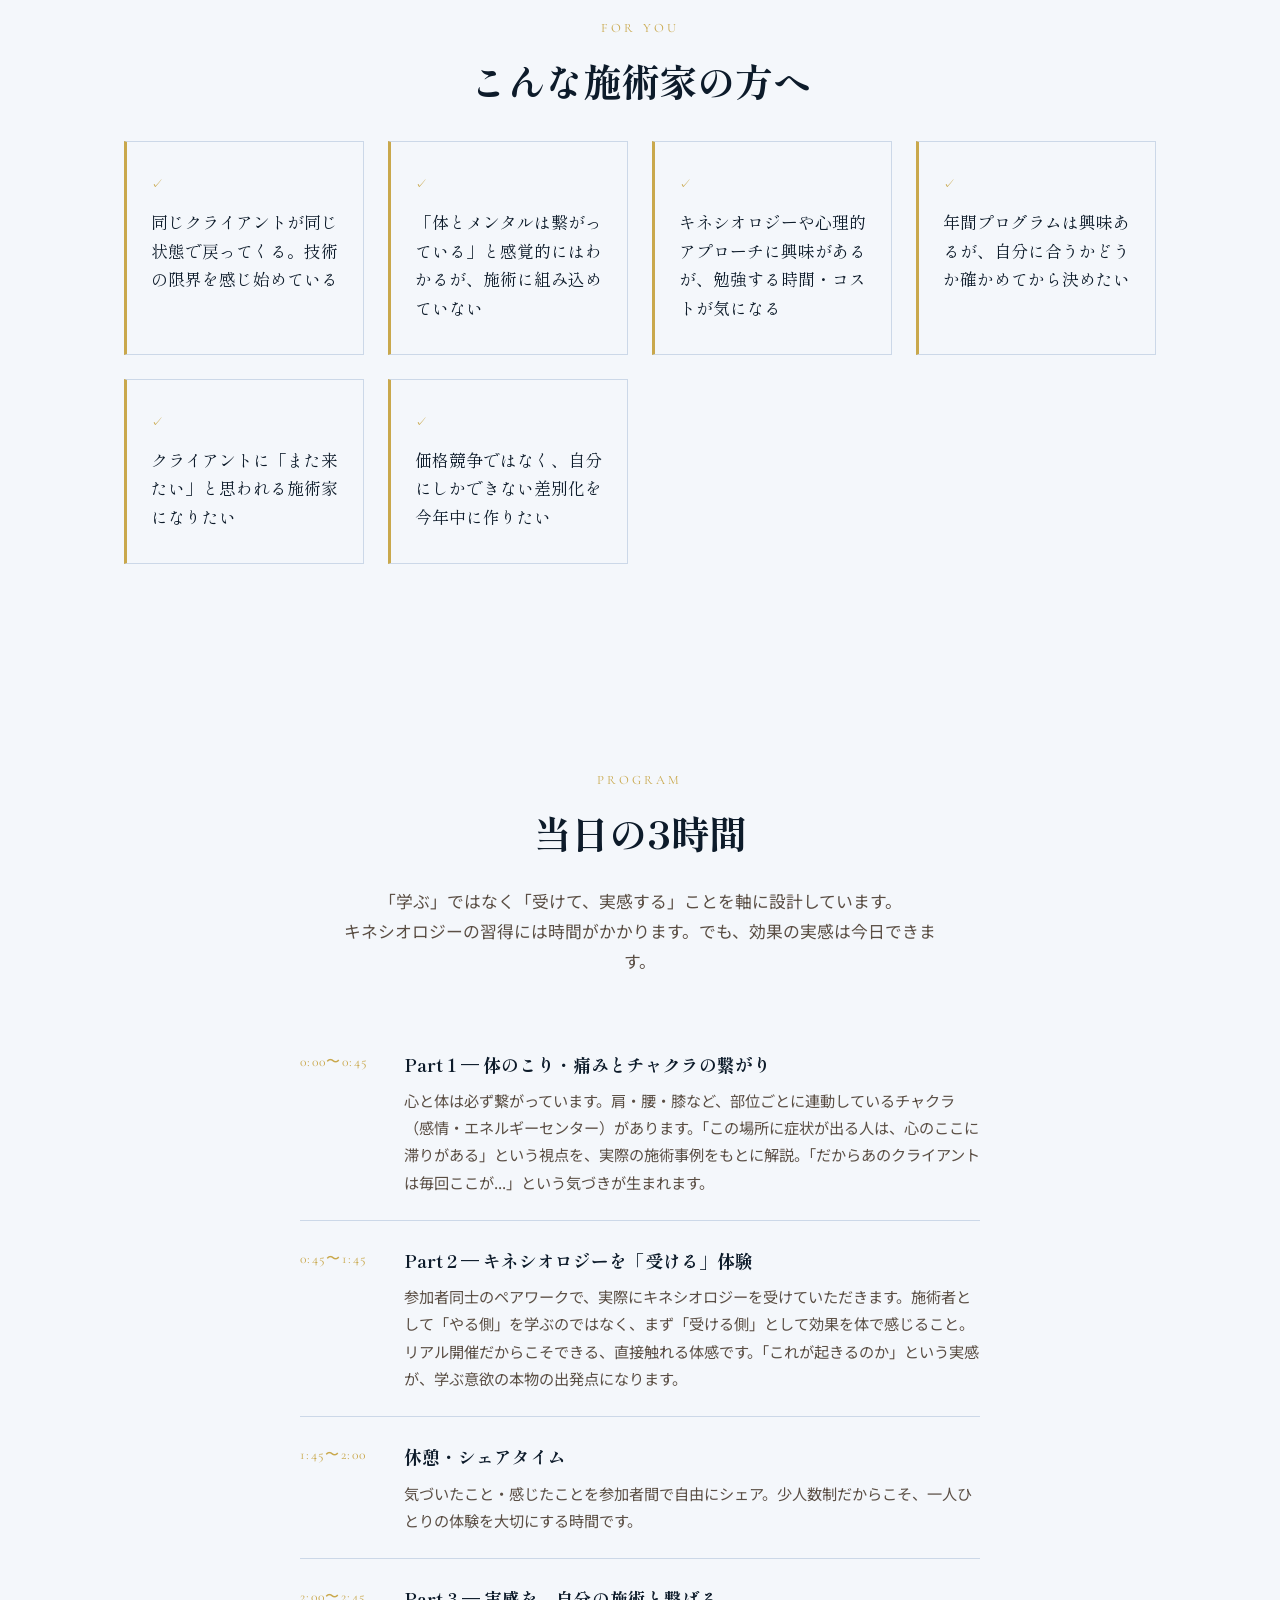
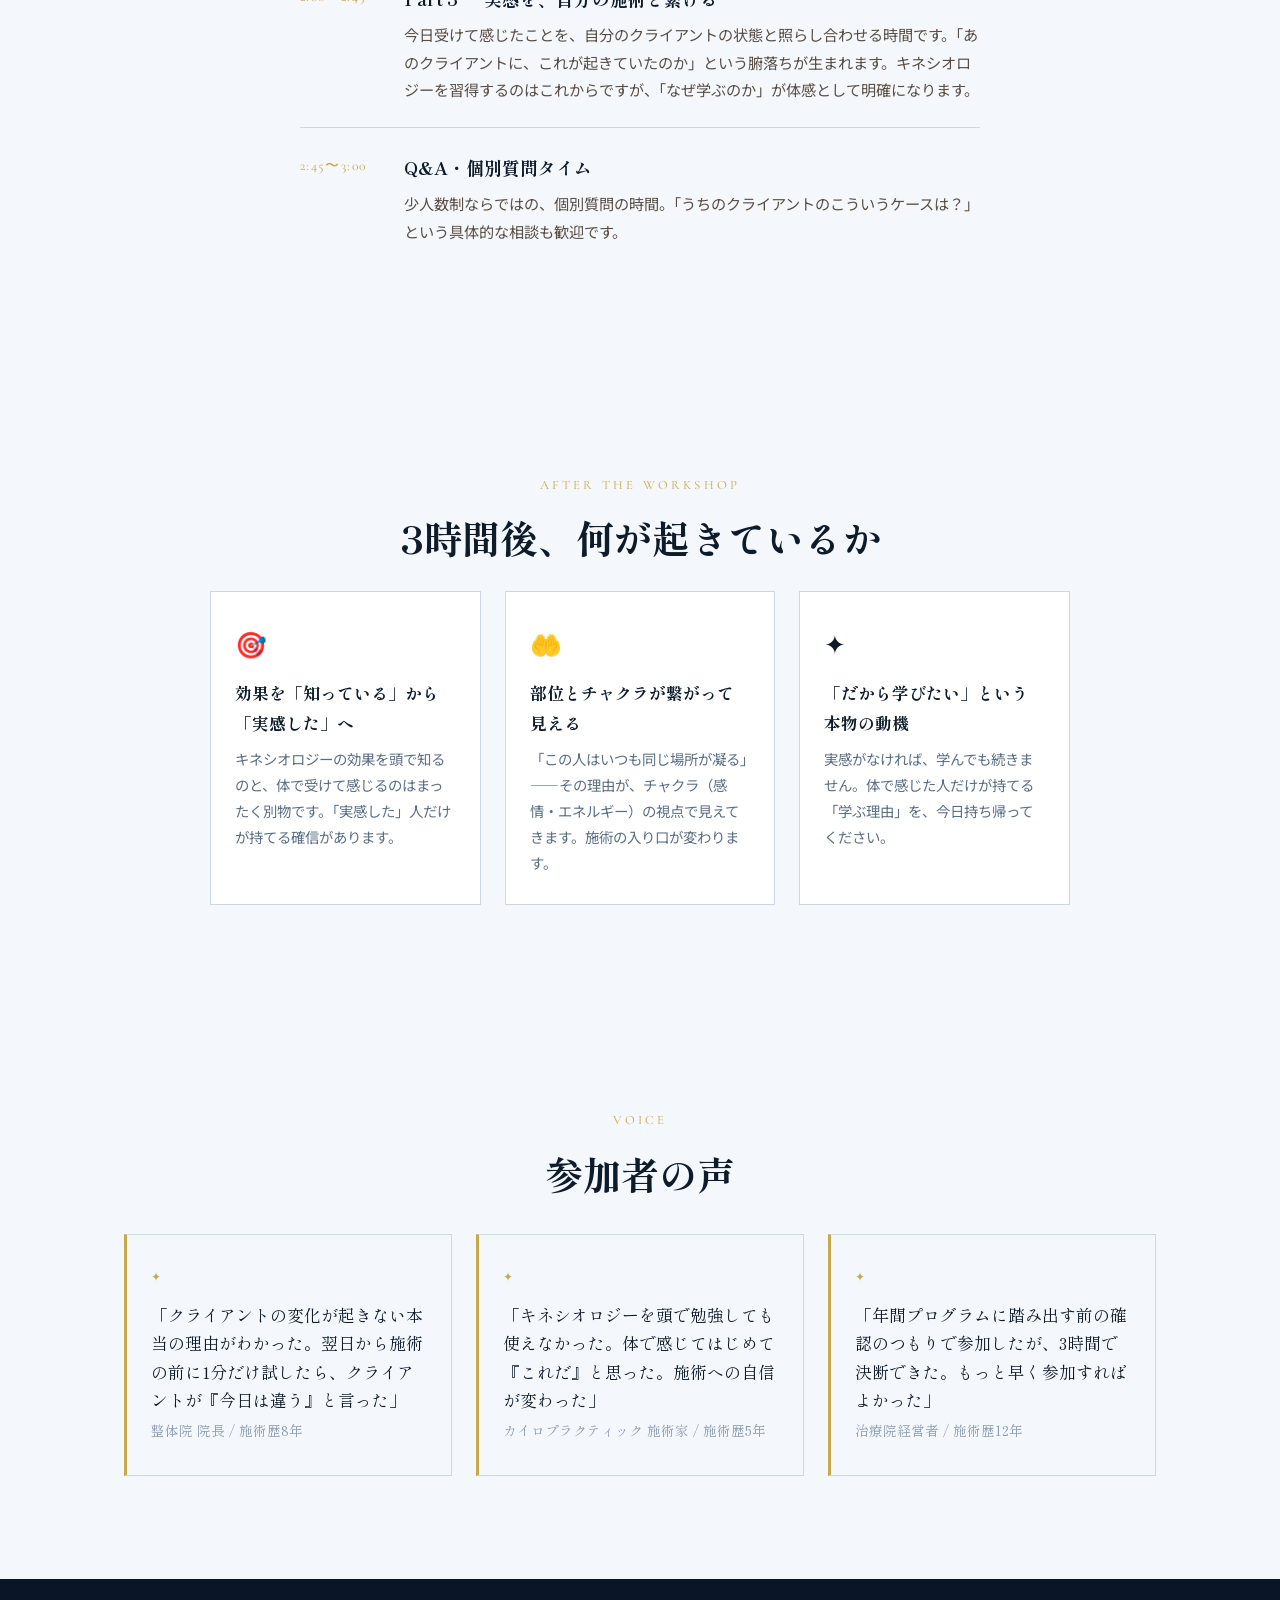
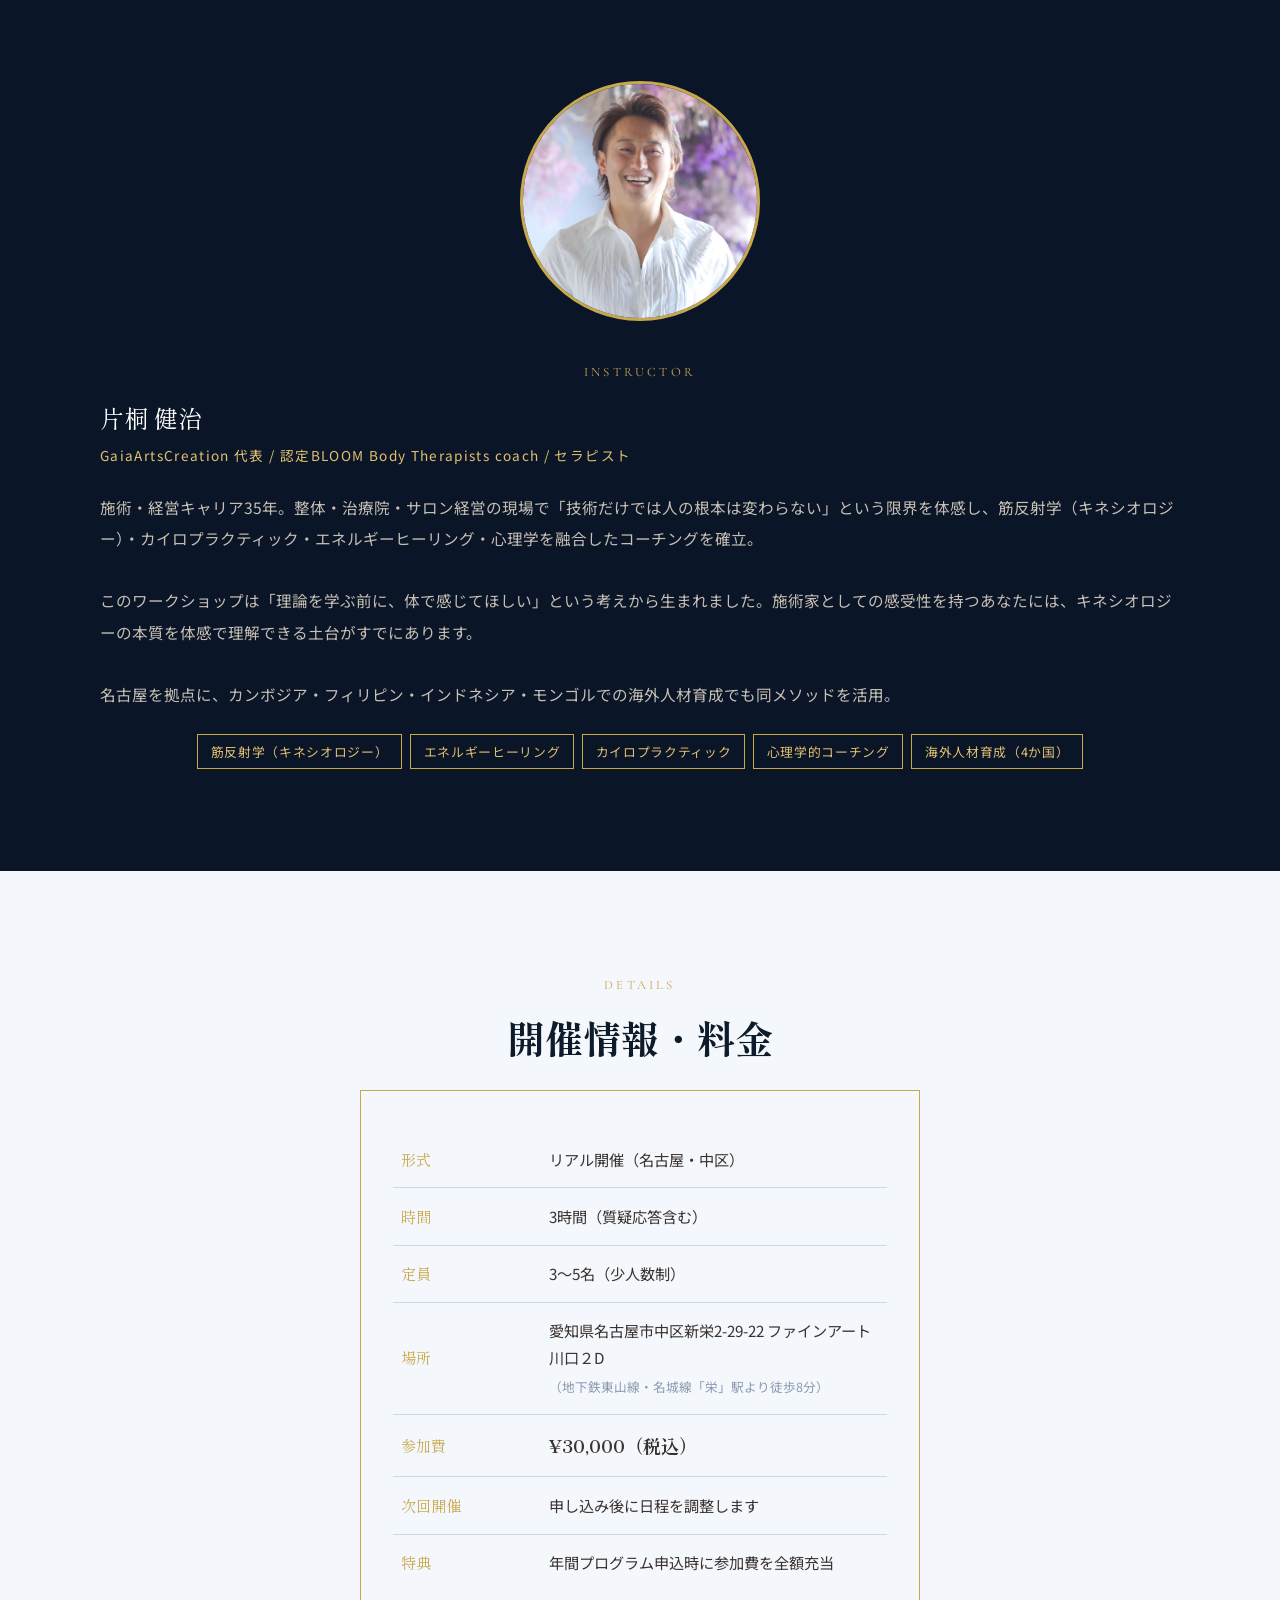
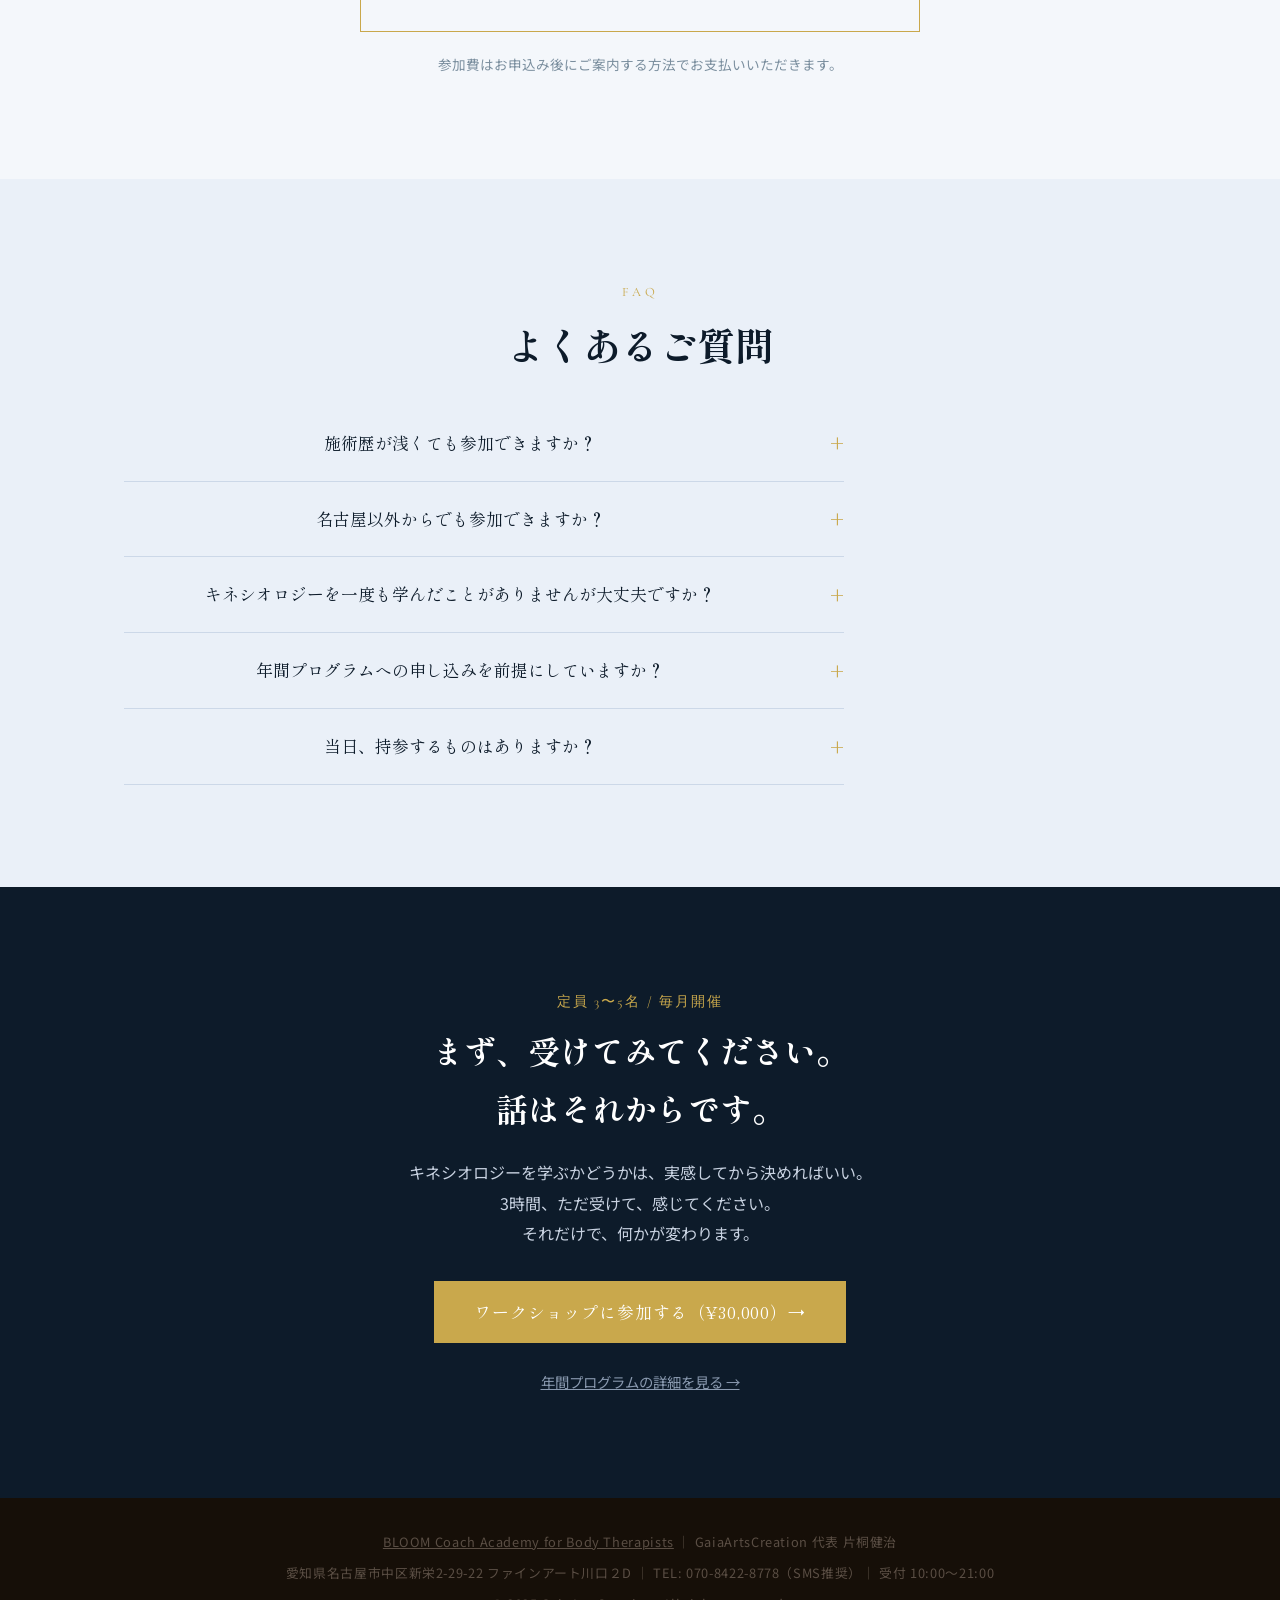
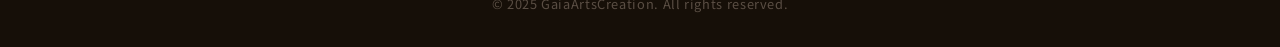
<file: workshop/index.html>
<!DOCTYPE html>
<html lang="ja">
<head>
  <meta charset="UTF-8" />
  <meta name="viewport" content="width=device-width, initial-scale=1.0" />
  <title>施術革命ワークショップ — なぜクライアントの根本が変わらないのか | 片桐健治</title>
  <meta name="description" content="整体・カイロプラクティック・治療院の施術家へ。体とメンタルの繋がりを3時間で体感する少人数制リアルワークショップ。名古屋開催。¥30,000。筋反射学×心理学×エネルギーヒーリング。片桐健治。" />

  <!-- OGP -->
  <meta property="og:type" content="website" />
  <meta property="og:title" content="施術革命ワークショップ — なぜクライアントの根本が変わらないのか | 片桐健治" />
  <meta property="og:description" content="整体・カイロプラクティック・治療院の施術家へ。体とメンタルの繋がりを3時間で体感する少人数制ワークショップ。¥30,000。" />
  <meta property="og:image" content="https://life-energy-coaching.net/body/images/ogp.png" />
  <meta property="og:url" content="https://life-energy-coaching.net/body/workshop/" />
  <meta property="og:site_name" content="BLOOM Coach Academy for Body Therapists" />
  <meta name="twitter:card" content="summary_large_image" />
  <meta name="twitter:image" content="https://life-energy-coaching.net/body/images/ogp.png" />

  <!-- Google Fonts -->
  <link rel="preconnect" href="https://fonts.googleapis.com" />
  <link rel="preconnect" href="https://fonts.gstatic.com" crossorigin />
  <link href="https://fonts.googleapis.com/css2?family=Cormorant+Garamond:wght@400;600&family=Noto+Sans+JP:wght@400;500&family=Shippori+Mincho:wght@400;600;800&display=swap" rel="stylesheet" />

  <link rel="stylesheet" href="../css/style.css" />

  <style>
    .ws-hero { background: var(--deep); color: #fff; padding: var(--section-pad) 1.5rem; text-align: center; }
    .ws-hero .hero-label { font-family: var(--font-en); font-size: 0.8rem; letter-spacing: 0.25em; color: var(--gold); text-transform: uppercase; display: block; margin-bottom: 1.25rem; }
    .ws-hero h1 { font-family: var(--font-serif); font-size: clamp(1.8rem, 4.5vw, 3rem); line-height: 1.45; margin-bottom: 1.5rem; color: #fff; }
    .ws-hero h1 em { color: var(--gold); font-style: normal; }
    .ws-hero p { font-size: 1.05rem; color: #c8d2e1; line-height: 1.9; max-width: 580px; margin: 0 auto 2rem; }
    .ws-badge-row { display: flex; flex-wrap: wrap; justify-content: center; gap: 0.75rem; margin-bottom: 2.5rem; }
    .ws-badge { background: rgba(201,168,76,0.15); border: 1px solid var(--gold); color: var(--gold); font-size: 0.85rem; padding: 0.4rem 1rem; font-family: var(--font-serif); letter-spacing: 0.05em; }
    .ws-price-block { display: inline-block; border: 1px solid var(--gold); padding: 1.5rem 2.5rem; margin-bottom: 2rem; text-align: center; background: rgba(255,255,255,0.04); }
    .ws-price-block .price-label { font-size: 0.8rem; color: var(--gold); font-family: var(--font-en); letter-spacing: 0.15em; text-transform: uppercase; margin-bottom: 0.5rem; display: block; }
    .ws-price-block .price-num { font-family: var(--font-serif); font-size: 2.6rem; color: #fff; }
    .ws-price-block .price-sub { font-size: 0.85rem; color: #8a9ab0; margin-top: 0.35rem; }

    .agenda { background: var(--warm-white); padding: var(--section-pad) 1.5rem; }
    .agenda-list { max-width: 680px; margin: 0 auto; list-style: none; }
    .agenda-item { display: flex; gap: 1.5rem; padding: 1.5rem 0; border-bottom: 1px solid var(--mist); }
    .agenda-item:last-child { border-bottom: none; }
    .agenda-time { flex-shrink: 0; font-family: var(--font-en); font-size: 0.85rem; color: var(--gold); letter-spacing: 0.1em; width: 80px; padding-top: 0.1rem; }
    .agenda-body { flex: 1; }
    .agenda-body strong { font-family: var(--font-serif); font-size: 1.1rem; display: block; margin-bottom: 0.4rem; }
    .agenda-body p { font-size: 0.95rem; color: #5a4e44; line-height: 1.8; }

    .outcome-grid { display: grid; grid-template-columns: repeat(auto-fit, minmax(260px, 1fr)); gap: 1.5rem; max-width: 860px; margin: 0 auto; }
    .outcome-card { background: #fff; border: 1px solid var(--mist); padding: 1.75rem 1.5rem; }
    .outcome-card .icon { font-size: 1.6rem; margin-bottom: 0.75rem; }
    .outcome-card h3 { font-family: var(--font-serif); font-size: 1.05rem; margin-bottom: 0.5rem; }
    .outcome-card p { font-size: 0.9rem; color: #5a6e84; line-height: 1.8; }

    .ws-cta { background: var(--navy, #0d1b2a); padding: var(--section-pad) 1.5rem; text-align: center; }
    .ws-cta h2 { font-family: var(--font-serif); font-size: clamp(1.5rem, 3vw, 2rem); color: #fff; margin-bottom: 1.25rem; }
    .ws-cta p { color: #c8d2e1; font-size: 1rem; line-height: 1.9; margin-bottom: 2rem; max-width: 520px; margin-left: auto; margin-right: auto; }
    .ws-cta .limit-note { font-size: 0.85rem; color: var(--gold); margin-bottom: 0.5rem; font-family: var(--font-en); letter-spacing: 0.15em; text-transform: uppercase; display: block; }
    .ws-back-link { text-align: center; margin-top: 1.5rem; }
    .ws-back-link a { font-size: 0.9rem; color: #8a9ab0; text-decoration: underline; }

    @media (max-width: 600px) {
      .ws-price-block { padding: 1.25rem 1.5rem; }
      .ws-price-block .price-num { font-size: 2rem; }
    }
  </style>
</head>
<body>

  <!-- ナビゲーション -->
  <nav class="site-nav">
    <a class="nav-logo" href="https://life-energy-coaching.net/body/">BLOOM Coach Academy for Body Therapists</a>
    <a class="nav-cta" href="#cta">参加を申し込む</a>
  </nav>

  <!-- ===== HERO ===== -->
  <section class="ws-hero">
    <div class="container">
      <p class="hero-label">施術革命ワークショップ by BLOOM Coach Academy for Body Therapists</p>
      <h1>
        キネシオロジーで<br />
        <em>何が起きるのか。</em><br />
        自分の体で、実感してください。
      </h1>
      <p>
        キネシオロジーの習得には時間がかかります。<br />
        でも、その効果を「知っている」と「実感している」は、まったく別物です。<br />
        このワークショップは「学ぶ」場ではなく、「受けて、感じる」場です。
      </p>
      <div class="ws-badge-row">
        <span class="ws-badge">少人数制（3〜5名）</span>
        <span class="ws-badge">3時間 / リアル開催（名古屋）</span>
        <span class="ws-badge">整体・カイロ・治療院の施術家向け</span>
        <span class="ws-badge">効果を「知る」から「実感する」へ</span>
      </div>
      <div class="ws-price-block">
        <span class="price-label">参加費（税込）</span>
        <div class="price-num">¥30,000</div>
        <div class="price-sub">年間プログラム受講の場合、受講費に充当されます</div>
      </div>
      <br />
      <a href="#cta" class="btn-primary">参加を申し込む →</a>
    </div>
  </section>

  <!-- ===== PROBLEM（共感） ===== -->
  <section class="problem" style="background: var(--navy, #0d1b2a); color: white;">
    <div class="container">
      <div style="max-width: 680px; margin: 0 auto; padding: 3rem 1rem; text-align: center;">
        <p style="font-family: var(--font-serif); font-size: 1.5rem; color: var(--gold); line-height: 1.8; margin-bottom: 1.5rem;">
          今日の施術で、またクライアントが<br />「先週と同じ状態で来た」と感じましたか？
        </p>
        <p style="font-size: 1rem; color: #c8d2e1; line-height: 1.9; margin-bottom: 1.5rem;">
          技術が足りないのではありません。<br />
          勉強が足りないのでもありません。<br /><br />
          心と体は必ず繋がっています。<br />
          肩のこり、腰の痛み、膝の違和感——<br />
          それぞれが、<strong style="color:#fff;">心のどのチャクラと連動して起きているのか。</strong><br /><br />
          その視点で体を観ると、同じ施術でもまったく違う結果が出始めます。
        </p>
        <p style="font-family: var(--font-serif); font-size: 1.15rem; color: var(--gold); line-height: 1.8;">
          このワークショップは「学ぶ」場ではありません。<br />
          その繋がりを、自分の体で「実感する」場です。
        </p>
      </div>
    </div>
  </section>

  <!-- ===== チャクラと症状の連動 ===== -->
  <section style="background: var(--warm-white); padding: var(--section-pad) 1.5rem;">
    <div class="container">
      <span class="section-label">Body &amp; Chakra</span>
      <h2 class="section-title">「いつも同じ場所が凝る」には、理由があります</h2>
      <p class="section-lead" style="text-align:center;">
        心と体は必ず繋がっています。<br />
        部位ごとに連動しやすいチャクラ（感情・エネルギーセンター）があり、<br />
        そこに滞りがあるとき、体は繰り返し同じ場所でサインを出します。
      </p>

      <div style="max-width: 700px; margin: 0 auto; display: grid; gap: 2rem;">

        <div style="border-left: 4px solid #e07b54; padding: 1.25rem 1.5rem; background: #fff;">
          <p style="font-family: var(--font-serif); font-size: 1rem; color: #3a3230; line-height: 1.85; margin-bottom: 0.75rem;">
            毎回、肩と背中の上部が凝ってくる50代の女性。どれだけほぐしても翌週には同じ状態で戻ってくる。「また来てしまいました」と苦笑いしながら。
          </p>
          <p style="font-size: 0.9rem; color: #7a6e64; line-height: 1.8;">
            第4チャクラ（胸）は<strong style="color:#3a3230;">「感情の癒し」</strong>と連動しています。怒り・拒絶感・悲しみを長年抱えている人は、胸まわり・肩・腕に繰り返し症状が出やすい。体は「ここを見てほしい」とサインを送り続けています。
          </p>
        </div>

        <div style="border-left: 4px solid #c9a84c; padding: 1.25rem 1.5rem; background: #fff;">
          <p style="font-family: var(--font-serif); font-size: 1rem; color: #3a3230; line-height: 1.85; margin-bottom: 0.75rem;">
            数年来の腰痛持ちの40代男性。施術後はすっきりするが、2〜3週間すると必ず戻ってくる。「仕事が忙しいせいですかね」と毎回同じことを言う。
          </p>
          <p style="font-size: 0.9rem; color: #7a6e64; line-height: 1.8;">
            第2チャクラ（下腹部）は<strong style="color:#3a3230;">「人間関係・仕事・お金」</strong>と連動しています。この場所に繰り返し症状が出るとき、そのクライアントの「生き方の滞り」が体に出ていることが多い。
          </p>
        </div>

        <div style="border-left: 4px solid #8ab36b; padding: 1.25rem 1.5rem; background: #fff;">
          <p style="font-family: var(--font-serif); font-size: 1rem; color: #3a3230; line-height: 1.85; margin-bottom: 0.75rem;">
            胃の不調とみぞおちの張りを繰り返す30代女性。検査では異常なし。「気にしすぎかもしれないんですが」と必ず前置きして話す。
          </p>
          <p style="font-size: 0.9rem; color: #7a6e64; line-height: 1.8;">
            第3チャクラ（みぞおち）は<strong style="color:#3a3230;">「自分を尊重する」</strong>がテーマです。自己信頼の低下や批判への恐れが、この部位に現れやすい。「気にしすぎ」という言葉自体が、そのサインかもしれない。
          </p>
        </div>

        <div style="border-left: 4px solid #5b9ec9; padding: 1.25rem 1.5rem; background: #fff;">
          <p style="font-family: var(--font-serif); font-size: 1rem; color: #3a3230; line-height: 1.85; margin-bottom: 0.75rem;">
            喉の違和感と咳が続く50代男性。耳鼻科でも原因がわからない。「言いたいことがあっても、なかなか言えなくて」とぽつりと話す。
          </p>
          <p style="font-size: 0.9rem; color: #7a6e64; line-height: 1.8;">
            第5チャクラ（喉）は<strong style="color:#3a3230;">「意志の力・決断・自己表現」</strong>と連動しています。言えない言葉、出せない感情が、喉・甲状腺・顎関節に症状として現れることがあります。
          </p>
        </div>

      </div>

      <p style="text-align:center; margin-top: 2.5rem; font-family: var(--font-serif); font-size: 1.1rem; color: #5a4e44; line-height: 2;">
        読みながら、クライアントの顔が浮かんだとしたら——<br />
        <span style="color: var(--gold);">あなたはすでに、この視点を必要としています。</span>
      </p>
    </div>
  </section>

  <!-- ===== こんな方へ ===== -->
  <section class="problem" style="background: var(--warm-white);">
    <div class="container">
      <span class="section-label">For You</span>
      <h2 class="section-title">こんな施術家の方へ</h2>
      <div class="problem-grid">
        <div class="problem-card" style="border-left-color: var(--gold);">
          <p class="problem-card__num" style="color: var(--gold);">✓</p>
          <p class="problem-card__text">同じクライアントが同じ状態で戻ってくる。技術の限界を感じ始めている</p>
        </div>
        <div class="problem-card" style="border-left-color: var(--gold);">
          <p class="problem-card__num" style="color: var(--gold);">✓</p>
          <p class="problem-card__text">「体とメンタルは繋がっている」と感覚的にはわかるが、施術に組み込めていない</p>
        </div>
        <div class="problem-card" style="border-left-color: var(--gold);">
          <p class="problem-card__num" style="color: var(--gold);">✓</p>
          <p class="problem-card__text">キネシオロジーや心理的アプローチに興味があるが、勉強する時間・コストが気になる</p>
        </div>
        <div class="problem-card" style="border-left-color: var(--gold);">
          <p class="problem-card__num" style="color: var(--gold);">✓</p>
          <p class="problem-card__text">年間プログラムは興味あるが、自分に合うかどうか確かめてから決めたい</p>
        </div>
        <div class="problem-card" style="border-left-color: var(--gold);">
          <p class="problem-card__num" style="color: var(--gold);">✓</p>
          <p class="problem-card__text">クライアントに「また来たい」と思われる施術家になりたい</p>
        </div>
        <div class="problem-card" style="border-left-color: var(--gold);">
          <p class="problem-card__num" style="color: var(--gold);">✓</p>
          <p class="problem-card__text">価格競争ではなく、自分にしかできない差別化を今年中に作りたい</p>
        </div>
      </div>
    </div>
  </section>

  <!-- ===== AGENDA（当日の3時間） ===== -->
  <section class="agenda">
    <div class="container">
      <span class="section-label">Program</span>
      <h2 class="section-title">当日の3時間</h2>
      <p class="section-lead" style="text-align:center;">
        「学ぶ」ではなく「受けて、実感する」ことを軸に設計しています。<br />
        キネシオロジーの習得には時間がかかります。でも、効果の実感は今日できます。
      </p>
      <ul class="agenda-list">
        <li class="agenda-item">
          <span class="agenda-time">0:00〜0:45</span>
          <div class="agenda-body">
            <strong>Part 1 — 体のこり・痛みとチャクラの繋がり</strong>
            <p>心と体は必ず繋がっています。肩・腰・膝など、部位ごとに連動しているチャクラ（感情・エネルギーセンター）があります。「この場所に症状が出る人は、心のここに滞りがある」という視点を、実際の施術事例をもとに解説。「だからあのクライアントは毎回ここが...」という気づきが生まれます。</p>
          </div>
        </li>
        <li class="agenda-item">
          <span class="agenda-time">0:45〜1:45</span>
          <div class="agenda-body">
            <strong>Part 2 — キネシオロジーを「受ける」体験</strong>
            <p>参加者同士のペアワークで、実際にキネシオロジーを受けていただきます。施術者として「やる側」を学ぶのではなく、まず「受ける側」として効果を体で感じること。リアル開催だからこそできる、直接触れる体感です。「これが起きるのか」という実感が、学ぶ意欲の本物の出発点になります。</p>
          </div>
        </li>
        <li class="agenda-item">
          <span class="agenda-time">1:45〜2:00</span>
          <div class="agenda-body">
            <strong>休憩・シェアタイム</strong>
            <p>気づいたこと・感じたことを参加者間で自由にシェア。少人数制だからこそ、一人ひとりの体験を大切にする時間です。</p>
          </div>
        </li>
        <li class="agenda-item">
          <span class="agenda-time">2:00〜2:45</span>
          <div class="agenda-body">
            <strong>Part 3 — 実感を、自分の施術と繋げる</strong>
            <p>今日受けて感じたことを、自分のクライアントの状態と照らし合わせる時間です。「あのクライアントに、これが起きていたのか」という腑落ちが生まれます。キネシオロジーを習得するのはこれからですが、「なぜ学ぶのか」が体感として明確になります。</p>
          </div>
        </li>
        <li class="agenda-item">
          <span class="agenda-time">2:45〜3:00</span>
          <div class="agenda-body">
            <strong>Q&A・個別質問タイム</strong>
            <p>少人数制ならではの、個別質問の時間。「うちのクライアントのこういうケースは？」という具体的な相談も歓迎です。</p>
          </div>
        </li>
      </ul>
    </div>
  </section>

  <!-- ===== OUTCOME（参加後の変化） ===== -->
  <section class="solution">
    <div class="container">
      <span class="section-label">After the Workshop</span>
      <h2 class="section-title">3時間後、何が起きているか</h2>
      <div class="outcome-grid">
        <div class="outcome-card">
          <div class="icon">🎯</div>
          <h3>効果を「知っている」から「実感した」へ</h3>
          <p>キネシオロジーの効果を頭で知るのと、体で受けて感じるのはまったく別物です。「実感した」人だけが持てる確信があります。</p>
        </div>
        <div class="outcome-card">
          <div class="icon">🤲</div>
          <h3>部位とチャクラが繋がって見える</h3>
          <p>「この人はいつも同じ場所が凝る」——その理由が、チャクラ（感情・エネルギー）の視点で見えてきます。施術の入り口が変わります。</p>
        </div>
        <div class="outcome-card">
          <div class="icon">✦</div>
          <h3>「だから学びたい」という本物の動機</h3>
          <p>実感がなければ、学んでも続きません。体で感じた人だけが持てる「学ぶ理由」を、今日持ち帰ってください。</p>
        </div>
      </div>
    </div>
  </section>

  <!-- ===== VOICE ===== -->
  <section class="problem" style="background: var(--warm-white);">
    <div class="container">
      <span class="section-label">Voice</span>
      <h2 class="section-title">参加者の声</h2>
      <div class="problem-grid">
        <div class="problem-card" style="border-left-color: var(--gold);">
          <p class="problem-card__num" style="color: var(--gold);">✦</p>
          <p class="problem-card__text">「クライアントの変化が起きない本当の理由がわかった。翌日から施術の前に1分だけ試したら、クライアントが『今日は違う』と言った」<br /><small style="color:#8a9ab0; font-size:0.85rem;">整体院 院長 / 施術歴8年</small></p>
        </div>
        <div class="problem-card" style="border-left-color: var(--gold);">
          <p class="problem-card__num" style="color: var(--gold);">✦</p>
          <p class="problem-card__text">「キネシオロジーを頭で勉強しても使えなかった。体で感じてはじめて『これだ』と思った。施術への自信が変わった」<br /><small style="color:#8a9ab0; font-size:0.85rem;">カイロプラクティック 施術家 / 施術歴5年</small></p>
        </div>
        <div class="problem-card" style="border-left-color: var(--gold);">
          <p class="problem-card__num" style="color: var(--gold);">✦</p>
          <p class="problem-card__text">「年間プログラムに踏み出す前の確認のつもりで参加したが、3時間で決断できた。もっと早く参加すればよかった」<br /><small style="color:#8a9ab0; font-size:0.85rem;">治療院経営者 / 施術歴12年</small></p>
        </div>
      </div>
    </div>
  </section>

  <!-- ===== PROFILE ===== -->
  <section class="profile">
    <div class="profile-inner">
      <div>
        <div class="profile-photo" id="profile-placeholder">
          <img src="../images/IMG_8584 2.jpg" alt="片桐健治 プロフィール写真" />
        </div>
      </div>
      <div>
        <span class="section-label">Instructor</span>
        <p class="profile-name">片桐 健治</p>
        <p class="profile-title">GaiaArtsCreation 代表 / 認定BLOOM Body Therapists coach / セラピスト</p>
        <p class="profile-body">
          施術・経営キャリア35年。整体・治療院・サロン経営の現場で「技術だけでは人の根本は変わらない」という限界を体感し、筋反射学（キネシオロジー）・カイロプラクティック・エネルギーヒーリング・心理学を融合したコーチングを確立。<br /><br />
          このワークショップは「理論を学ぶ前に、体で感じてほしい」という考えから生まれました。施術家としての感受性を持つあなたには、キネシオロジーの本質を体感で理解できる土台がすでにあります。<br /><br />
          名古屋を拠点に、カンボジア・フィリピン・インドネシア・モンゴルでの海外人材育成でも同メソッドを活用。
        </p>
        <div class="profile-tags">
          <span class="profile-tag">筋反射学（キネシオロジー）</span>
          <span class="profile-tag">エネルギーヒーリング</span>
          <span class="profile-tag">カイロプラクティック</span>
          <span class="profile-tag">心理学的コーチング</span>
          <span class="profile-tag">海外人材育成（4か国）</span>
        </div>
      </div>
    </div>
  </section>

  <!-- ===== PRICING ===== -->
  <section class="pricing" id="pricing">
    <div class="container" style="text-align: center;">
      <span class="section-label">Details</span>
      <h2 class="section-title">開催情報・料金</h2>
      <div style="max-width: 560px; margin: 0 auto; padding: 2.5rem 2rem; border: 1px solid var(--gold); background: var(--warm-white);">
        <table style="width: 100%; border-collapse: collapse; font-size: 0.95rem; text-align: left;">
          <tbody>
            <tr style="border-bottom: 1px solid var(--mist);">
              <td style="padding: 0.9rem 0.5rem; color: var(--gold); font-family: var(--font-serif); width: 30%;">形式</td>
              <td style="padding: 0.9rem 0.5rem; color: #3a3230;">リアル開催（名古屋・中区）</td>
            </tr>
            <tr style="border-bottom: 1px solid var(--mist);">
              <td style="padding: 0.9rem 0.5rem; color: var(--gold); font-family: var(--font-serif);">時間</td>
              <td style="padding: 0.9rem 0.5rem; color: #3a3230;">3時間（質疑応答含む）</td>
            </tr>
            <tr style="border-bottom: 1px solid var(--mist);">
              <td style="padding: 0.9rem 0.5rem; color: var(--gold); font-family: var(--font-serif);">定員</td>
              <td style="padding: 0.9rem 0.5rem; color: #3a3230;">3〜5名（少人数制）</td>
            </tr>
            <tr style="border-bottom: 1px solid var(--mist);">
              <td style="padding: 0.9rem 0.5rem; color: var(--gold); font-family: var(--font-serif);">場所</td>
              <td style="padding: 0.9rem 0.5rem; color: #3a3230;">愛知県名古屋市中区新栄2-29-22 ファインアート川口２D<br /><small style="color:#8a9ab0;">（地下鉄東山線・名城線「栄」駅より徒歩8分）</small></td>
            </tr>
            <tr style="border-bottom: 1px solid var(--mist);">
              <td style="padding: 0.9rem 0.5rem; color: var(--gold); font-family: var(--font-serif);">参加費</td>
              <td style="padding: 0.9rem 0.5rem; color: #3a3230; font-family: var(--font-serif); font-size: 1.15rem;"><strong>¥30,000（税込）</strong></td>
            </tr>
            <tr style="border-bottom: 1px solid var(--mist);">
              <td style="padding: 0.9rem 0.5rem; color: var(--gold); font-family: var(--font-serif);">次回開催</td>
              <td style="padding: 0.9rem 0.5rem; color: #3a3230;">申し込み後に日程を調整します</td>
            </tr>
            <tr>
              <td style="padding: 0.9rem 0.5rem; color: var(--gold); font-family: var(--font-serif);">特典</td>
              <td style="padding: 0.9rem 0.5rem; color: #3a3230;">年間プログラム申込時に参加費を全額充当</td>
            </tr>
          </tbody>
        </table>
      </div>
      <p style="margin-top: 1.25rem; font-size: 0.85rem; color: #7a8e9e;">
        参加費はお申込み後にご案内する方法でお支払いいただきます。
      </p>
    </div>
  </section>

  <!-- ===== FAQ ===== -->
  <section class="faq">
    <div class="container">
      <span class="section-label">FAQ</span>
      <h2 class="section-title">よくあるご質問</h2>
      <div class="faq-list">

        <div class="faq-item">
          <button class="faq-question">施術歴が浅くても参加できますか？</button>
          <div class="faq-answer">整体・カイロプラクティック・治療院など、体に触れる施術をされている方であれば参加いただけます。施術歴よりも「クライアントの体の変化を感じ取ろうとしている感覚」が土台になります。開業前・独立準備中の方もお気軽にご相談ください。</div>
        </div>

        <div class="faq-item">
          <button class="faq-question">名古屋以外からでも参加できますか？</button>
          <div class="faq-answer">はい。新幹線・在来線でのアクセスも良い名古屋中区での開催です。遠方からご参加の方も多く、「日帰りで来た価値があった」という声をいただいています。交通・宿泊のご相談も気軽にどうぞ。</div>
        </div>

        <div class="faq-item">
          <button class="faq-question">キネシオロジーを一度も学んだことがありませんが大丈夫ですか？</button>
          <div class="faq-answer">むしろ「まっさら」な状態での参加を歓迎します。このワークショップは「体で感じる」ことが目的なので、既存の知識が邪魔になることがあります。施術中に体の反応を感じ取っている感覚をそのままお持ちください。</div>
        </div>

        <div class="faq-item">
          <button class="faq-question">年間プログラムへの申し込みを前提にしていますか？</button>
          <div class="faq-answer">いいえ。このワークショップはそれ単体で完結しています。参加後に「もっと深く学びたい」と感じたときに、年間プログラムという選択肢があります。参加費は年間プログラムへの充当特典があるだけで、申し込みの義務はありません。</div>
        </div>

        <div class="faq-item">
          <button class="faq-question">当日、持参するものはありますか？</button>
          <div class="faq-answer">動きやすい服装でお越しください。ペアワークで実際に体に触れる体感ワークがありますので、締め付けの少ない服装が最適です。筆記用具は会場に準備しています。</div>
        </div>

      </div>
    </div>
  </section>

  <!-- ===== CTA ===== -->
  <section class="ws-cta" id="cta">
    <div class="container">
      <span class="limit-note">定員 3〜5名 / 毎月開催</span>
      <h2>まず、受けてみてください。<br />話はそれからです。</h2>
      <p>
        キネシオロジーを学ぶかどうかは、実感してから決めればいい。<br />
        3時間、ただ受けて、感じてください。<br />
        それだけで、何かが変わります。
      </p>
      <a href="https://utage-system.com/p/WORKSHOP_URL_HERE" class="btn-primary">ワークショップに参加する（¥30,000）→</a>
      <div class="ws-back-link">
        <a href="https://life-energy-coaching.net/body/">年間プログラムの詳細を見る →</a>
      </div>
    </div>
  </section>

  <!-- ===== FOOTER ===== -->
  <footer class="site-footer">
    <p style="margin-bottom: 0.5rem;">
      <a href="http://life-energy-coaching.net" style="color: inherit; text-decoration: underline;">BLOOM Coach Academy for Body Therapists</a>
      ｜ GaiaArtsCreation 代表 片桐健治
    </p>
    <p style="margin-bottom: 0.5rem;">愛知県名古屋市中区新栄2-29-22 ファインアート川口２D ｜ TEL: 070-8422-8778（SMS推奨）｜ 受付 10:00〜21:00</p>
    <p>&copy; 2025 GaiaArtsCreation. All rights reserved.</p>
  </footer>

  <script src="../js/main.js"></script>
</body>
</html>
</file>
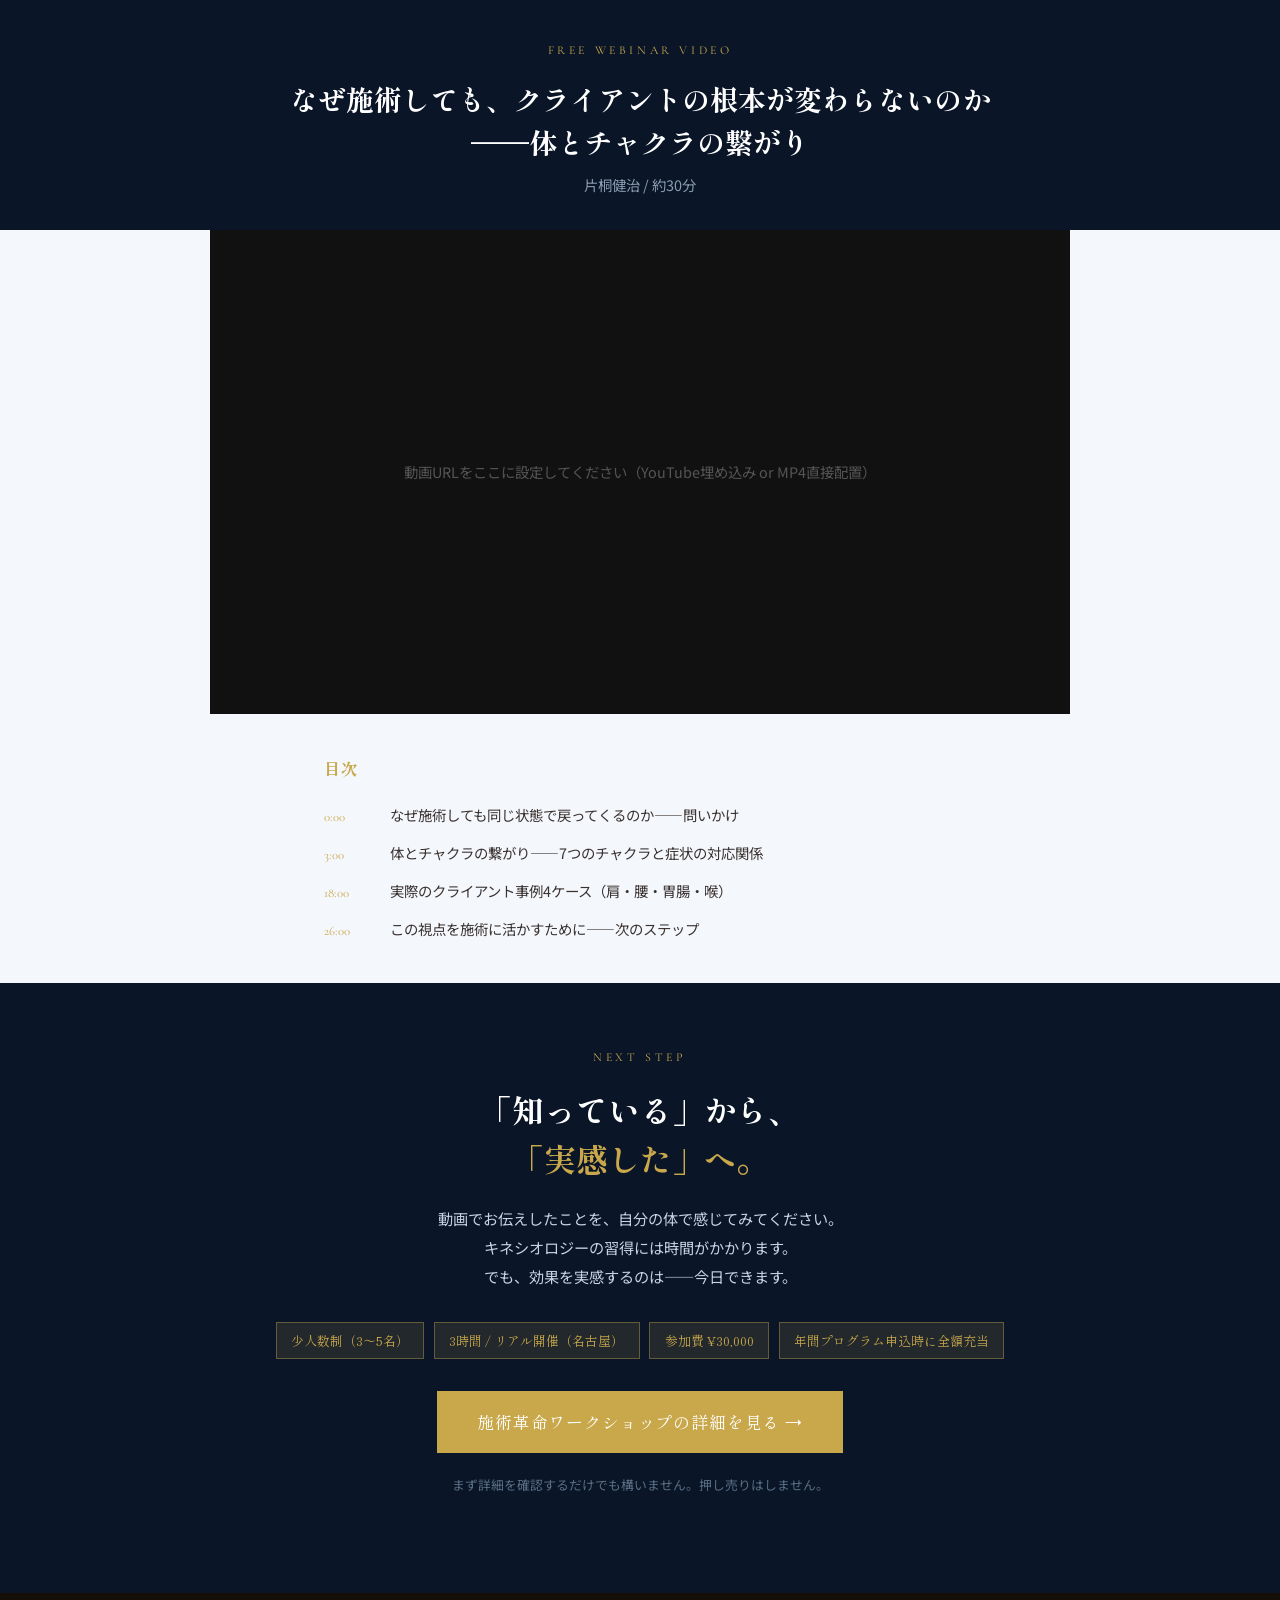
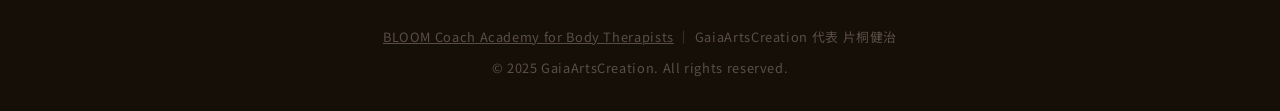
<file: webinar/watch/index.html>
<!DOCTYPE html>
<html lang="ja">
<head>
  <meta charset="UTF-8" />
  <meta name="viewport" content="width=device-width, initial-scale=1.0" />
  <title>動画視聴ページ｜なぜ施術しても根本が変わらないのか | 片桐健治</title>
  <!-- 検索エンジンにインデックスさせない（登録者限定ページ） -->
  <meta name="robots" content="noindex, nofollow" />

  <link rel="preconnect" href="https://fonts.googleapis.com" />
  <link rel="preconnect" href="https://fonts.gstatic.com" crossorigin />
  <link href="https://fonts.googleapis.com/css2?family=Cormorant+Garamond:wght@400;600&family=Noto+Sans+JP:wght@400;500&family=Shippori+Mincho:wght@400;600;800&display=swap" rel="stylesheet" />
  <link rel="stylesheet" href="../../css/style.css" />

  <style>
    .watch-hero {
      background: var(--deep, #0a1628);
      padding: 2.5rem 1.5rem 2rem;
      text-align: center;
    }

    .watch-hero .label {
      font-family: var(--font-en);
      font-size: 0.75rem;
      letter-spacing: 0.3em;
      color: var(--gold);
      text-transform: uppercase;
      display: block;
      margin-bottom: 1rem;
    }

    .watch-hero h1 {
      font-family: var(--font-serif);
      font-size: clamp(1.25rem, 3vw, 1.75rem);
      color: #fff;
      line-height: 1.55;
      margin-bottom: 0.5rem;
    }

    .watch-hero p {
      font-size: 0.9rem;
      color: #8a9ab0;
    }

    .video-wrap {
      background: #000;
      padding: 0;
      max-width: 860px;
      margin: 0 auto;
    }

    .video-container {
      position: relative;
      padding-bottom: 56.25%;
      height: 0;
      overflow: hidden;
    }

    .video-container iframe,
    .video-container video {
      position: absolute;
      top: 0; left: 0;
      width: 100%; height: 100%;
      border: none;
    }

    /* YouTubeが未設定の場合のプレースホルダー */
    .video-placeholder {
      position: absolute;
      top: 0; left: 0;
      width: 100%; height: 100%;
      background: #111;
      display: flex;
      align-items: center;
      justify-content: center;
      color: #555;
      font-size: 0.9rem;
      font-family: var(--font-sans);
    }

    .watch-chapters {
      max-width: 680px;
      margin: 0 auto;
      padding: 2.5rem 1.5rem;
    }

    .watch-chapters h2 {
      font-family: var(--font-serif);
      font-size: 1rem;
      color: var(--gold);
      margin-bottom: 1.25rem;
      letter-spacing: 0.05em;
    }

    .chapter-list {
      list-style: none;
      display: grid;
      gap: 0.75rem;
    }

    .chapter-item {
      display: flex;
      gap: 1rem;
      align-items: baseline;
      font-size: 0.9rem;
    }

    .chapter-time {
      font-family: var(--font-en);
      font-size: 0.8rem;
      color: var(--gold);
      flex-shrink: 0;
      width: 50px;
    }

    .chapter-title { color: #3a3230; line-height: 1.6; }

    /* CTA */
    .watch-cta {
      background: var(--deep, #0a1628);
      padding: 4rem 1.5rem;
      text-align: center;
    }

    .watch-cta .label {
      font-family: var(--font-en);
      font-size: 0.75rem;
      letter-spacing: 0.3em;
      color: var(--gold);
      text-transform: uppercase;
      display: block;
      margin-bottom: 1rem;
    }

    .watch-cta h2 {
      font-family: var(--font-serif);
      font-size: clamp(1.4rem, 3.5vw, 2rem);
      color: #fff;
      line-height: 1.55;
      margin-bottom: 1.25rem;
    }

    .watch-cta h2 em { color: var(--gold); font-style: normal; }

    .watch-cta p {
      font-size: 0.95rem;
      color: #c8d2e1;
      line-height: 1.9;
      max-width: 500px;
      margin: 0 auto 2rem;
    }

    .watch-cta .detail-box {
      display: inline-flex;
      flex-wrap: wrap;
      justify-content: center;
      gap: 0.6rem;
      margin-bottom: 2rem;
    }

    .detail-chip {
      background: rgba(201,168,76,0.12);
      border: 1px solid rgba(201,168,76,0.4);
      color: var(--gold);
      font-size: 0.8rem;
      padding: 0.35rem 0.9rem;
      font-family: var(--font-serif);
    }

    .watch-cta .note {
      font-size: 0.8rem;
      color: #5a6e84;
      margin-top: 1.25rem;
    }
  </style>
</head>
<body>

  <!-- ===== ヘッダー ===== -->
  <div class="watch-hero">
    <span class="label">Free Webinar Video</span>
    <h1>なぜ施術しても、クライアントの根本が変わらないのか<br />——体とチャクラの繋がり</h1>
    <p>片桐健治 / 約30分</p>
  </div>

  <!-- ===== 動画 ===== -->
  <div class="video-wrap">
    <div class="video-container">
      <!--
        YouTubeの場合：
        <iframe src="https://www.youtube.com/embed/YOUR_VIDEO_ID" allowfullscreen></iframe>

        VPS直接ホストの場合：
        <video controls playsinline>
          <source src="/body/webinar/watch/webinar.mp4" type="video/mp4" />
        </video>
      -->
      <div class="video-placeholder">
        動画URLをここに設定してください（YouTube埋め込み or MP4直接配置）
      </div>
    </div>
  </div>

  <!-- ===== チャプター ===== -->
  <div class="watch-chapters">
    <h2>目次</h2>
    <ul class="chapter-list">
      <li class="chapter-item">
        <span class="chapter-time">0:00</span>
        <span class="chapter-title">なぜ施術しても同じ状態で戻ってくるのか——問いかけ</span>
      </li>
      <li class="chapter-item">
        <span class="chapter-time">3:00</span>
        <span class="chapter-title">体とチャクラの繋がり——7つのチャクラと症状の対応関係</span>
      </li>
      <li class="chapter-item">
        <span class="chapter-time">18:00</span>
        <span class="chapter-title">実際のクライアント事例4ケース（肩・腰・胃腸・喉）</span>
      </li>
      <li class="chapter-item">
        <span class="chapter-time">26:00</span>
        <span class="chapter-title">この視点を施術に活かすために——次のステップ</span>
      </li>
    </ul>
  </div>

  <!-- ===== CTA：ワークショップ案内 ===== -->
  <section class="watch-cta" id="cta">
    <span class="label">Next Step</span>
    <h2>
      「知っている」から、<br />
      <em>「実感した」へ。</em>
    </h2>
    <p>
      動画でお伝えしたことを、自分の体で感じてみてください。<br />
      キネシオロジーの習得には時間がかかります。<br />
      でも、効果を実感するのは——今日できます。
    </p>
    <div class="detail-box">
      <span class="detail-chip">少人数制（3〜5名）</span>
      <span class="detail-chip">3時間 / リアル開催（名古屋）</span>
      <span class="detail-chip">参加費 ¥30,000</span>
      <span class="detail-chip">年間プログラム申込時に全額充当</span>
    </div>
    <br />
    <a href="https://life-energy-coaching.net/body/workshop/" class="btn-primary">施術革命ワークショップの詳細を見る →</a>
    <p class="note">まず詳細を確認するだけでも構いません。押し売りはしません。</p>
  </section>

  <!-- ===== FOOTER ===== -->
  <footer class="site-footer">
    <p style="margin-bottom: 0.5rem;">
      <a href="http://life-energy-coaching.net" style="color: inherit; text-decoration: underline;">BLOOM Coach Academy for Body Therapists</a>
      ｜ GaiaArtsCreation 代表 片桐健治
    </p>
    <p>&copy; 2025 GaiaArtsCreation. All rights reserved.</p>
  </footer>

</body>
</html>
</file>
<file: css/style.css>
/* ===== リセット・変数 ===== */
*, *::before, *::after { box-sizing: border-box; margin: 0; padding: 0; }

:root {
  --ink:        #0d1b2a;
  --cream:      #eaf0f8;
  --warm-white: #f4f7fb;
  --gold:       #c9a84c;
  --gold-light: #e2c070;
  --sage:       #3a7ca5;
  --rust:       #1a3a5c;
  --mist:       #ccd8e8;
  --deep:       #0a1628;

  --font-serif: 'Shippori Mincho', serif;
  --font-en:    'Cormorant Garamond', serif;
  --font-sans:  'Noto Sans JP', sans-serif;

  --section-pad: clamp(4rem, 8vw, 7rem);
  --container:   1080px;
}

html { scroll-behavior: smooth; }

body {
  font-family: var(--font-sans);
  color: var(--ink);
  background: var(--warm-white);
  line-height: 1.8;
  font-size: 16px;
  text-align: left;
}

img { max-width: 100%; display: block; }

.container {
  max-width: var(--container);
  margin: 0 auto;
  padding: 0 1.5rem;
}

/* ===== 共通見出し ===== */
.section-label {
  font-family: var(--font-en);
  font-size: 0.8rem;
  letter-spacing: 0.25em;
  color: var(--gold);
  text-transform: uppercase;
  display: block;
  margin-bottom: 0.75rem;
  text-align: center;
}

.section-title {
  font-family: var(--font-serif);
  font-size: clamp(1.6rem, 3.5vw, 2.4rem);
  line-height: 1.5;
  margin-bottom: 1.5rem;
  text-align: center;
}

.section-lead {
  font-size: 1.05rem;
  color: #5a4e44;
  max-width: 600px;
  margin: 0 auto 3rem;
}

/* ===== ボタン ===== */
.btn-primary {
  display: inline-block;
  background: var(--gold);
  color: #fff;
  font-family: var(--font-serif);
  font-size: 1.05rem;
  padding: 1rem 2.5rem;
  border: none;
  cursor: pointer;
  text-decoration: none;
  transition: background 0.25s, transform 0.15s;
  letter-spacing: 0.05em;
}
.btn-primary:hover { background: var(--gold-light); transform: translateY(-2px); }

/* ===== ナビゲーション ===== */
.site-nav {
  position: fixed;
  top: 0; left: 0; right: 0;
  z-index: 100;
  background: rgba(250, 248, 244, 0.95);
  backdrop-filter: blur(6px);
  border-bottom: 1px solid var(--mist);
  padding: 1rem 1.5rem;
  display: flex;
  align-items: center;
  justify-content: space-between;
}

.nav-logo {
  font-family: var(--font-serif);
  font-size: 1rem;
  color: var(--ink);
  text-decoration: none;
}

.nav-cta {
  background: var(--gold);
  color: #fff;
  font-size: 0.85rem;
  padding: 0.5rem 1.25rem;
  text-decoration: none;
  transition: background 0.2s;
}
.nav-cta:hover { background: var(--gold-light); }

/* ===== HERO ===== */
.hero {
  min-height: 100vh;
  background: var(--deep);
  display: flex;
  align-items: center;
  padding: calc(var(--section-pad) + 4rem) 1.5rem var(--section-pad);
  position: relative;
  overflow: hidden;
}

.hero::before {
  content: '';
  position: absolute;
  inset: 0;
  background: radial-gradient(ellipse at 70% 50%, rgba(201,168,76,0.12) 0%, transparent 65%);
}

.hero-inner {
  max-width: var(--container);
  margin: 0 auto;
  position: relative;
  z-index: 1;
  text-align: center;
}

.hero-label {
  font-family: var(--font-en);
  font-size: 0.8rem;
  letter-spacing: 0.3em;
  color: var(--gold);
  text-transform: uppercase;
  margin-bottom: 1.5rem;
}

.hero-title {
  font-family: var(--font-serif);
  font-size: clamp(1.8rem, 4vw, 3.2rem);
  color: #fff;
  line-height: 1.5;
  margin-bottom: 1.5rem;
  font-weight: 600;
  text-align: center;
}

.hero-title em {
  color: var(--gold-light);
  font-style: normal;
}

.hero-sub {
  font-size: 1.1rem;
  color: #c8bfb4;
  max-width: 540px;
  margin: 0 auto 2.5rem;
  line-height: 1.9;
}

.hero-stats {
  display: flex;
  gap: 3rem;
  margin-bottom: 3rem;
  flex-wrap: wrap;
  justify-content: center;
}

.stat {
  display: flex;
  flex-direction: column;
  gap: 0.25rem;
}

.stat-num {
  font-family: var(--font-en);
  font-size: 2.4rem;
  color: var(--gold-light);
  line-height: 1;
}

.stat-label {
  font-size: 0.8rem;
  color: #a09080;
  letter-spacing: 0.05em;
}

/* ===== PROBLEM ===== */
.problem {
  background: var(--cream);
  padding: var(--section-pad) 1.5rem;
}

.problem-grid {
  display: grid;
  grid-template-columns: repeat(auto-fit, minmax(220px, 1fr));
  gap: 1.5rem;
  margin-top: 2rem;
}

.problem-card {
  background: var(--warm-white);
  border: 1px solid var(--mist);
  padding: 2rem 1.5rem;
  border-left: 3px solid var(--gold);
}

.problem-card__num {
  font-family: var(--font-en);
  font-size: 0.75rem;
  color: var(--gold);
  letter-spacing: 0.2em;
  margin-bottom: 0.75rem;
}

.problem-card__text {
  font-family: var(--font-serif);
  font-size: 1.05rem;
  line-height: 1.7;
}

/* ===== SOLUTION ===== */
.solution {
  background: var(--warm-white);
  padding: var(--section-pad) 1.5rem;
}

.solution-grid {
  display: grid;
  grid-template-columns: repeat(auto-fit, minmax(280px, 1fr));
  gap: 2rem;
  margin-top: 2rem;
}

.solution-card {
  padding: 2.5rem 2rem;
  border: 1px solid var(--mist);
  position: relative;
}

.solution-card::before {
  content: '';
  position: absolute;
  top: 0; left: 0;
  width: 100%;
  height: 3px;
  background: linear-gradient(90deg, var(--gold), var(--gold-light));
}

.solution-card__icon {
  font-size: 2rem;
  margin-bottom: 1rem;
}

.solution-card__title {
  font-family: var(--font-serif);
  font-size: 1.15rem;
  margin-bottom: 0.75rem;
  color: var(--ink);
}

.solution-card__body {
  font-size: 0.95rem;
  color: #5a4e44;
  line-height: 1.9;
}

/* ===== PROFILE ===== */
.profile {
  background: var(--deep);
  padding: var(--section-pad) 1.5rem;
  color: #e8ddd0;
}

.profile-inner {
  display: flex;
  flex-direction: column;
  align-items: center;
  gap: 2.5rem;
  max-width: var(--container);
  margin: 0 auto;
  text-align: left;
}

.profile-photo {
  width: 240px;
  height: 240px;
  border-radius: 50%;
  background: #1a3350;
  border: 3px solid var(--gold);
  display: flex;
  align-items: center;
  justify-content: center;
  font-size: 4rem;
  overflow: hidden;
}

.profile-photo img {
  width: 100%;
  height: 100%;
  object-fit: cover;
}

.profile .section-title { color: #fff; }

.profile-name {
  font-family: var(--font-serif);
  font-size: 1.5rem;
  color: #fff;
  margin-bottom: 0.25rem;
}

.profile-title {
  font-size: 0.85rem;
  color: var(--gold-light);
  letter-spacing: 0.1em;
  margin-bottom: 1.5rem;
}

.profile-body {
  font-size: 0.975rem;
  line-height: 2;
  color: #c8bfb4;
}

.profile-tags {
  display: flex;
  flex-wrap: wrap;
  gap: 0.5rem;
  margin-top: 1.5rem;
  justify-content: center;
}

.profile-tag {
  border: 1px solid var(--gold);
  color: var(--gold-light);
  font-size: 0.8rem;
  padding: 0.3rem 0.8rem;
  letter-spacing: 0.05em;
}

/* ===== CURRICULUM ===== */
.curriculum {
  background: var(--cream);
  padding: var(--section-pad) 1.5rem;
}

.curriculum-grid {
  display: grid;
  gap: 0.75rem;
  margin-top: 2rem;
}

.curriculum-item {
  display: grid;
  grid-template-columns: 64px 1fr auto;
  align-items: center;
  gap: 1.25rem;
  background: var(--warm-white);
  border: 1px solid var(--mist);
  padding: 1.25rem 1.5rem;
  text-align: left;
}

.curriculum-num {
  font-family: var(--font-en);
  font-size: 1.4rem;
  color: var(--gold);
  font-weight: 600;
  line-height: 1;
}

.curriculum-num span {
  font-size: 0.65rem;
  display: block;
  color: #9a8878;
  letter-spacing: 0.1em;
}

.curriculum-title {
  font-family: var(--font-serif);
  font-size: 1rem;
}

.curriculum-badge {
  font-size: 0.75rem;
  padding: 0.25rem 0.75rem;
  border-radius: 2px;
  white-space: nowrap;
  font-weight: 500;
}

.curriculum-badge--real {
  background: rgba(140,74,47,0.12);
  color: var(--rust);
  border: 1px solid var(--rust);
}

.curriculum-badge--online {
  background: rgba(122,140,126,0.12);
  color: var(--sage);
  border: 1px solid var(--sage);
}

.curriculum-legend {
  display: flex;
  gap: 1.5rem;
  margin-bottom: 1.5rem;
  font-size: 0.85rem;
  justify-content: center;
}

.legend-dot {
  display: inline-block;
  width: 10px; height: 10px;
  border-radius: 50%;
  margin-right: 0.4rem;
  vertical-align: middle;
}

/* ===== PRICING ===== */
.pricing {
  background: var(--warm-white);
  padding: var(--section-pad) 1.5rem;
}

.pricing-grid {
  display: grid;
  grid-template-columns: repeat(auto-fit, minmax(280px, 1fr));
  gap: 1.5rem;
  margin-top: 2rem;
}

.pricing-card {
  border: 1px solid var(--mist);
  padding: 2.5rem 2rem;
  position: relative;
  background: var(--warm-white);
  transition: transform 0.2s, box-shadow 0.2s;
}

.pricing-card:hover {
  transform: translateY(-4px);
  box-shadow: 0 12px 32px rgba(26,20,16,0.1);
}

.pricing-card--recommended {
  border-color: var(--gold);
  background: var(--cream);
}

.pricing-recommended-badge {
  position: absolute;
  top: -1px; right: 1.5rem;
  background: var(--gold);
  color: #fff;
  font-size: 0.75rem;
  padding: 0.3rem 0.8rem;
  letter-spacing: 0.05em;
}

.pricing-staff {
  font-size: 0.85rem;
  color: var(--gold);
  letter-spacing: 0.1em;
  margin-bottom: 0.5rem;
}

.pricing-title {
  font-family: var(--font-serif);
  font-size: 1.2rem;
  margin-bottom: 1.5rem;
}

.pricing-amount {
  margin-bottom: 1.5rem;
}

.pricing-per {
  font-family: var(--font-en);
  font-size: 2.4rem;
  color: var(--ink);
  font-weight: 600;
  line-height: 1;
}

.pricing-per span {
  font-size: 1rem;
  color: #7a6e64;
}

.pricing-total {
  font-size: 0.85rem;
  color: #7a6e64;
  margin-top: 0.5rem;
}

.pricing-features {
  list-style: none;
  font-size: 0.9rem;
  line-height: 1;
  margin-bottom: 2rem;
  text-align: left;
}

.pricing-features li {
  padding: 0.65rem 0;
  border-bottom: 1px solid var(--mist);
  display: flex;
  align-items: center;
  gap: 0.5rem;
}

.pricing-features li::before {
  content: '✓';
  color: var(--gold);
  font-weight: bold;
  flex-shrink: 0;
}

/* ===== FAQ ===== */
.faq {
  background: var(--cream);
  padding: var(--section-pad) 1.5rem;
}

.faq-list {
  max-width: 720px;
  margin-top: 2rem;
}

.faq-item {
  border-bottom: 1px solid var(--mist);
}

.faq-question {
  width: 100%;
  background: none;
  border: none;
  cursor: pointer;
  text-align: center;
  font-family: var(--font-serif);
  font-size: 1.05rem;
  color: var(--ink);
  padding: 1.5rem 3rem 1.5rem 0;
  position: relative;
  line-height: 1.6;
}

.faq-question::after {
  content: '+';
  position: absolute;
  right: 0;
  top: 50%;
  transform: translateY(-50%);
  font-size: 1.4rem;
  color: var(--gold);
  transition: transform 0.25s;
  font-weight: 300;
}

.faq-question.open::after {
  transform: translateY(-50%) rotate(45deg);
}

.faq-answer {
  display: none;
  padding: 0 0 1.5rem;
  font-size: 0.975rem;
  color: #5a4e44;
  line-height: 1.9;
}

.faq-answer.open { display: block; }

/* ===== CTA ===== */
.cta-section {
  background: var(--deep);
  padding: var(--section-pad) 1.5rem;
  text-align: center;
}

.hero { text-align: center; }
.site-footer { text-align: center; }

.cta-section .section-label { display: block; text-align: center; }
.cta-section .section-title { color: #fff; text-align: center; margin: 0 auto 1rem; }

.cta-lead {
  color: #c8bfb4;
  font-size: 1.05rem;
  margin-bottom: 2.5rem;
}

.cta-note {
  font-size: 0.8rem;
  color: #7a6e64;
  margin-top: 1.5rem;
}

/* ===== FOOTER ===== */
.site-footer {
  background: #160f08;
  color: #5a4e44;
  text-align: center;
  padding: 2rem 1.5rem;
  font-size: 0.8rem;
  letter-spacing: 0.05em;
}

/* ===== レスポンシブ ===== */
@media (max-width: 720px) {
  .profile-inner {
    grid-template-columns: 1fr;
  }

  .profile-photo {
    width: 100%;
    height: 300px;
  }

  .curriculum-item {
    grid-template-columns: 48px 1fr;
  }

  .curriculum-badge {
    display: none;
  }

  .hero-stats {
    gap: 2rem;
  }

  /* ナビ */
  .site-nav {
    padding: 0.6rem 1rem;
    gap: 0.5rem;
  }
  .nav-logo {
    font-size: 0.75rem;
    line-height: 1.4;
    flex: 1;
  }
  .nav-cta {
    font-size: 0.75rem;
    padding: 0.4rem 0.75rem;
    white-space: nowrap;
    flex-shrink: 0;
    text-align: center;
  }

  /* ヒーロー */
  .hero-label {
    font-size: 0.6rem;
    letter-spacing: 0.1em;
    word-break: break-word;
  }
  .hero-title {
    font-size: 1.5rem;
  }
  .hero-sub {
    font-size: 1rem;
  }

  /* セクション見出し */
  .section-title {
    font-size: 1.25rem;
  }

  /* カードタイトル */
  .solution-card__title {
    font-size: 1rem;
  }

  /* ボタン */
  .btn-primary {
    font-size: 0.92rem;
    padding: 0.9rem 1.8rem;
  }

  /* デスクトップ用改行を非表示 */
  .desktop-br {
    display: none;
  }
}
</file>
